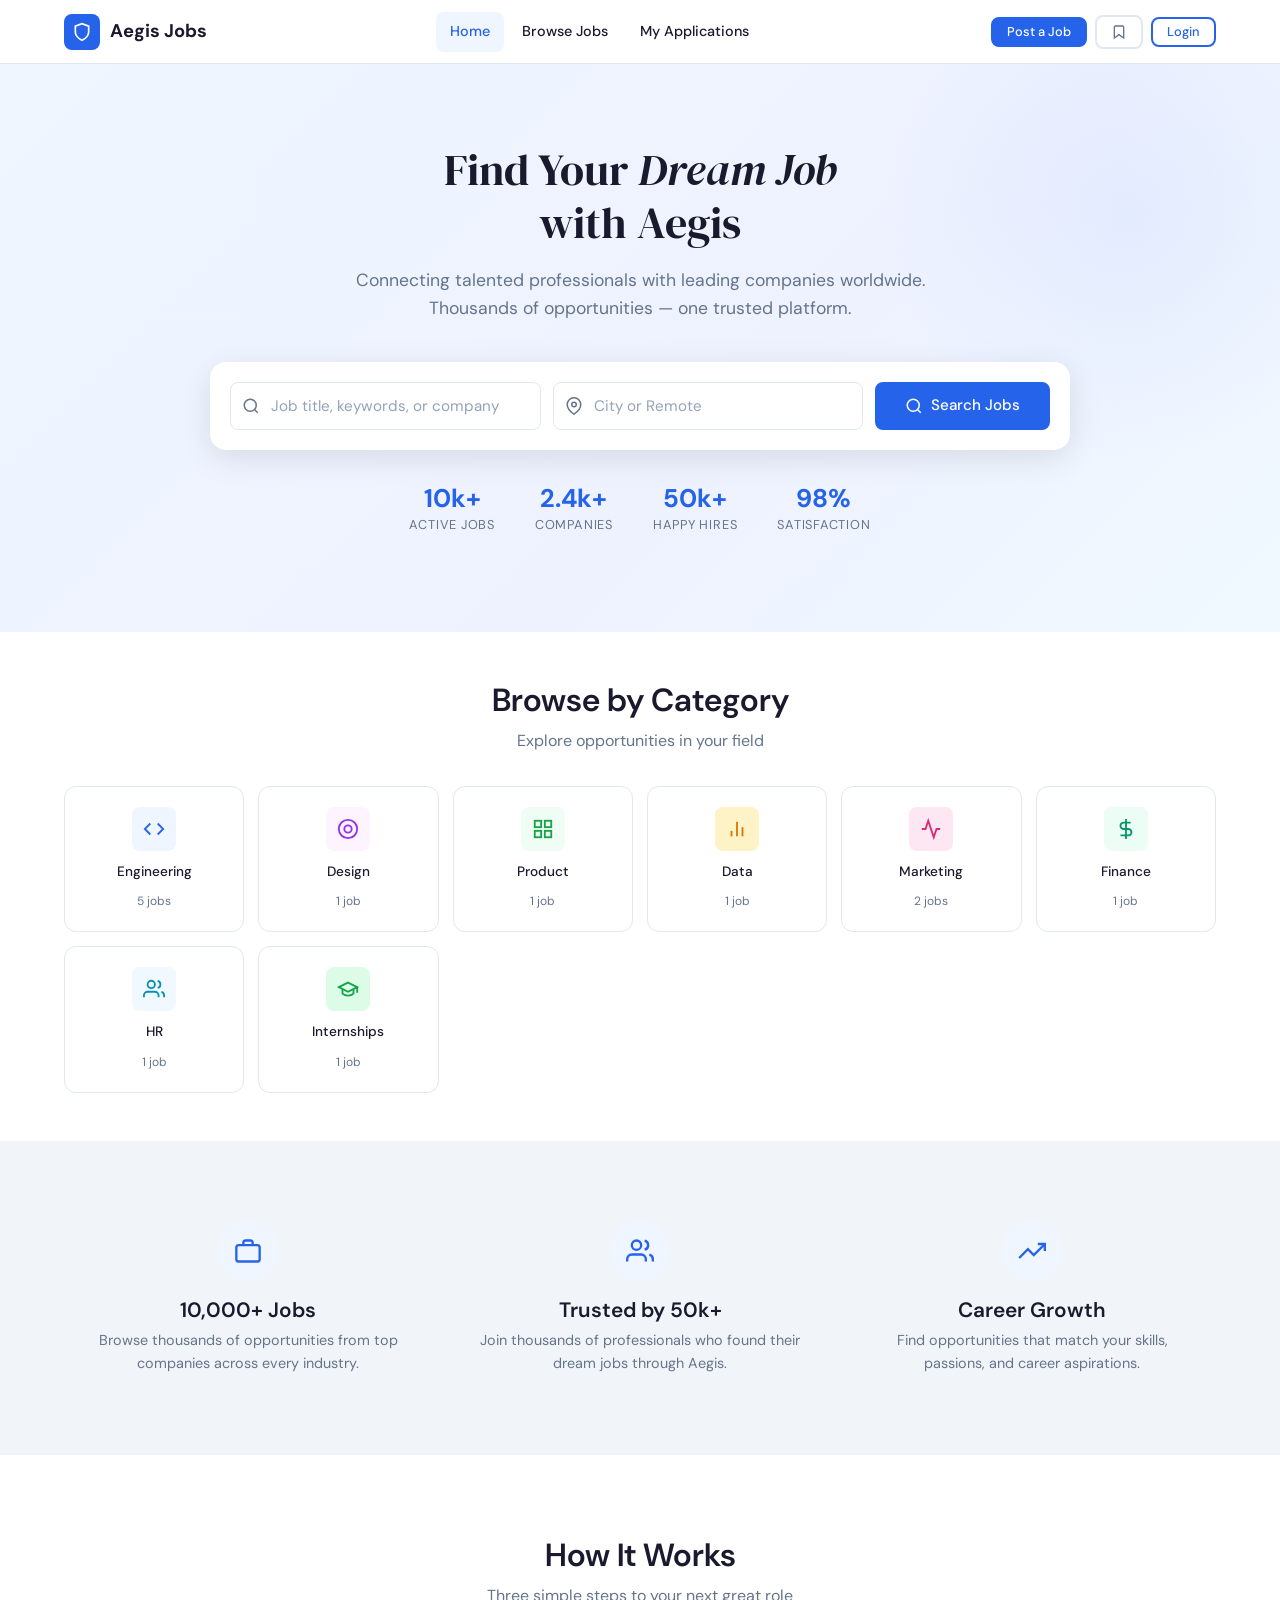
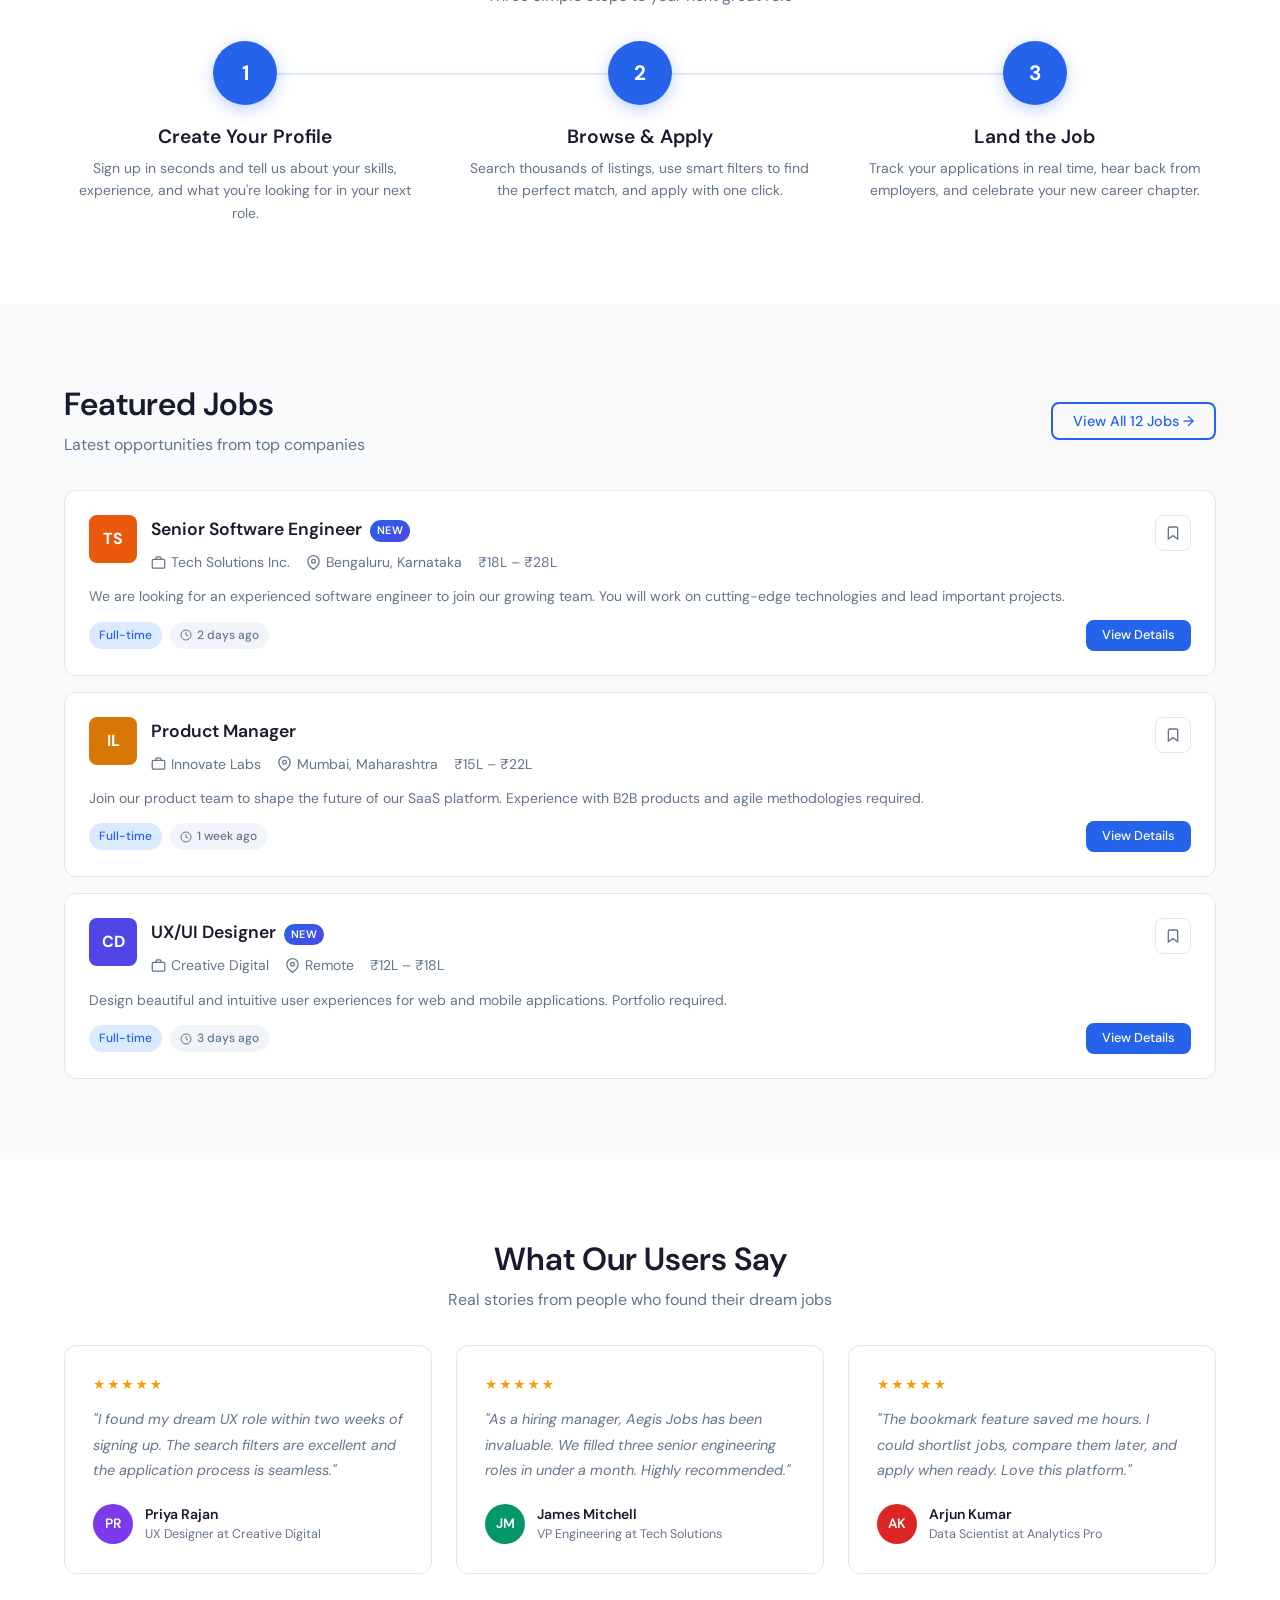
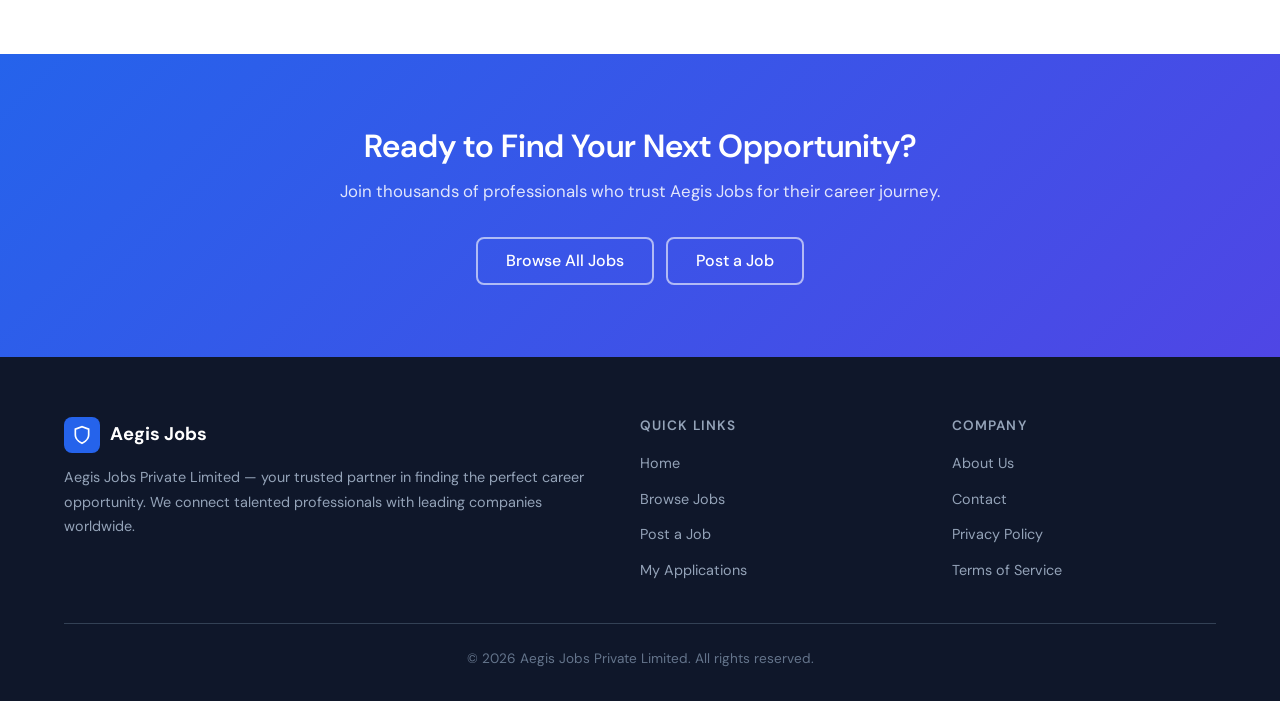
<file: aegis-portal/index.html>
<!DOCTYPE html>
<html lang="en">
<head>
  <meta charset="UTF-8" />
  <meta name="viewport" content="width=device-width, initial-scale=1.0" />
  <title>Aegis Jobs — Find Your Dream Job</title>
  <meta name="description" content="Aegis Jobs Private Limited — connecting talented professionals with leading companies worldwide." />
  <link rel="stylesheet" href="css/style.css" />
</head>
<body data-page="home">

  <div id="nav-root"></div>

  <main class="page-main">

    <!-- ===== HERO ===== -->
    <section class="hero">
      <div class="container">
        <div class="hero-text reveal">
          <h1 class="display-font">Find Your <em>Dream Job</em><br>with Aegis</h1>
          <p>Connecting talented professionals with leading companies worldwide.<br>Thousands of opportunities — one trusted platform.</p>
        </div>

        <!-- Search bar with live suggestions -->
        <form class="search-bar reveal reveal-delay-1" id="hero-search-form" novalidate>
          <div class="search-bar-inner">
            <div class="input-wrapper" style="position:relative;flex:1;min-width:220px;">
              <span class="input-icon">
                <svg xmlns="http://www.w3.org/2000/svg" width="18" height="18" viewBox="0 0 24 24" fill="none" stroke="currentColor" stroke-width="2"><circle cx="11" cy="11" r="8"/><line x1="21" y1="21" x2="16.65" y2="16.65"/></svg>
              </span>
              <input id="hero-query" class="form-control" type="text" placeholder="Job title, keywords, or company" autocomplete="off" />
              <div class="search-suggestions" id="hero-suggestions"></div>
            </div>
            <div class="input-wrapper" style="flex:1;min-width:180px;">
              <span class="input-icon">
                <svg xmlns="http://www.w3.org/2000/svg" width="18" height="18" viewBox="0 0 24 24" fill="none" stroke="currentColor" stroke-width="2"><path d="M21 10c0 7-9 13-9 13s-9-6-9-13a9 9 0 0 1 18 0z"/><circle cx="12" cy="10" r="3"/></svg>
              </span>
              <input id="hero-location" class="form-control" type="text" placeholder="City or Remote" />
            </div>
            <button type="submit" class="btn btn-primary">
              <svg xmlns="http://www.w3.org/2000/svg" width="18" height="18" viewBox="0 0 24 24" fill="none" stroke="currentColor" stroke-width="2"><circle cx="11" cy="11" r="8"/><line x1="21" y1="21" x2="16.65" y2="16.65"/></svg>
              Search Jobs
            </button>
          </div>
        </form>

        <!-- Stats ticker -->
        <div class="hero-stats reveal reveal-delay-2">
          <div class="hero-stat"><div class="hero-stat-num">10k+</div><div class="hero-stat-label">Active Jobs</div></div>
          <div class="hero-stat"><div class="hero-stat-num">2.4k+</div><div class="hero-stat-label">Companies</div></div>
          <div class="hero-stat"><div class="hero-stat-num">50k+</div><div class="hero-stat-label">Happy Hires</div></div>
          <div class="hero-stat"><div class="hero-stat-num">98%</div><div class="hero-stat-label">Satisfaction</div></div>
        </div>
      </div>
    </section>

    <!-- ===== BROWSE BY CATEGORY ===== -->
    <section class="section-sm" style="background:#fff;">
      <div class="container">
        <div class="text-center mb-8 reveal">
          <h2>Browse by Category</h2>
          <p style="margin-top:8px;">Explore opportunities in your field</p>
        </div>
        <div class="categories-grid">
          <a href="pages/jobs.html?q=engineer" class="category-pill reveal">
            <div class="cat-icon" style="background:#eff6ff"><svg xmlns="http://www.w3.org/2000/svg" width="22" height="22" viewBox="0 0 24 24" fill="none" stroke="#2563eb" stroke-width="2"><polyline points="16 18 22 12 16 6"/><polyline points="8 6 2 12 8 18"/></svg></div>
            <span class="cat-label">Engineering</span><span class="cat-count">5 jobs</span>
          </a>
          <a href="pages/jobs.html?q=design" class="category-pill reveal reveal-delay-1">
            <div class="cat-icon" style="background:#fdf4ff"><svg xmlns="http://www.w3.org/2000/svg" width="22" height="22" viewBox="0 0 24 24" fill="none" stroke="#9333ea" stroke-width="2"><circle cx="12" cy="12" r="10"/><circle cx="12" cy="12" r="4"/></svg></div>
            <span class="cat-label">Design</span><span class="cat-count">1 job</span>
          </a>
          <a href="pages/jobs.html?q=product" class="category-pill reveal reveal-delay-2">
            <div class="cat-icon" style="background:#f0fdf4"><svg xmlns="http://www.w3.org/2000/svg" width="22" height="22" viewBox="0 0 24 24" fill="none" stroke="#16a34a" stroke-width="2"><rect x="3" y="3" width="7" height="7"/><rect x="14" y="3" width="7" height="7"/><rect x="14" y="14" width="7" height="7"/><rect x="3" y="14" width="7" height="7"/></svg></div>
            <span class="cat-label">Product</span><span class="cat-count">1 job</span>
          </a>
          <a href="pages/jobs.html?q=data" class="category-pill reveal reveal-delay-3">
            <div class="cat-icon" style="background:#fef3c7"><svg xmlns="http://www.w3.org/2000/svg" width="22" height="22" viewBox="0 0 24 24" fill="none" stroke="#d97706" stroke-width="2"><line x1="18" y1="20" x2="18" y2="10"/><line x1="12" y1="20" x2="12" y2="4"/><line x1="6" y1="20" x2="6" y2="14"/></svg></div>
            <span class="cat-label">Data</span><span class="cat-count">1 job</span>
          </a>
          <a href="pages/jobs.html?q=marketing" class="category-pill reveal">
            <div class="cat-icon" style="background:#fce7f3"><svg xmlns="http://www.w3.org/2000/svg" width="22" height="22" viewBox="0 0 24 24" fill="none" stroke="#db2777" stroke-width="2"><path d="M22 12h-4l-3 9L9 3l-3 9H2"/></svg></div>
            <span class="cat-label">Marketing</span><span class="cat-count">2 jobs</span>
          </a>
          <a href="pages/jobs.html?q=finance" class="category-pill reveal reveal-delay-1">
            <div class="cat-icon" style="background:#ecfdf5"><svg xmlns="http://www.w3.org/2000/svg" width="22" height="22" viewBox="0 0 24 24" fill="none" stroke="#059669" stroke-width="2"><line x1="12" y1="1" x2="12" y2="23"/><path d="M17 5H9.5a3.5 3.5 0 0 0 0 7h5a3.5 3.5 0 0 1 0 7H6"/></svg></div>
            <span class="cat-label">Finance</span><span class="cat-count">1 job</span>
          </a>
          <a href="pages/jobs.html?q=hr" class="category-pill reveal reveal-delay-2">
            <div class="cat-icon" style="background:#f0f9ff"><svg xmlns="http://www.w3.org/2000/svg" width="22" height="22" viewBox="0 0 24 24" fill="none" stroke="#0891b2" stroke-width="2"><path d="M17 21v-2a4 4 0 0 0-4-4H5a4 4 0 0 0-4 4v2"/><circle cx="9" cy="7" r="4"/><path d="M23 21v-2a4 4 0 0 0-3-3.87"/><path d="M16 3.13a4 4 0 0 1 0 7.75"/></svg></div>
            <span class="cat-label">HR</span><span class="cat-count">1 job</span>
          </a>
          <a href="pages/jobs.html?q=intern" class="category-pill reveal reveal-delay-3">
            <div class="cat-icon" style="background:#dcfce7"><svg xmlns="http://www.w3.org/2000/svg" width="22" height="22" viewBox="0 0 24 24" fill="none" stroke="#16a34a" stroke-width="2"><path d="M22 10v6M2 10l10-5 10 5-10 5z"/><path d="M6 12v5c3 3 9 3 12 0v-5"/></svg></div>
            <span class="cat-label">Internships</span><span class="cat-count">1 job</span>
          </a>
        </div>
      </div>
    </section>

    <!-- ===== PLATFORM STATS ===== -->
    <section class="section-sm" style="background:var(--bg-muted2);">
      <div class="container">
        <div class="stats-grid">
          <div class="stat-card reveal">
            <div class="stat-icon">
              <svg xmlns="http://www.w3.org/2000/svg" viewBox="0 0 24 24" fill="none" stroke="currentColor" stroke-width="2"><rect x="2" y="7" width="20" height="14" rx="2"/><path d="M16 7V5a2 2 0 0 0-2-2h-4a2 2 0 0 0-2 2v2"/></svg>
            </div>
            <h3>10,000+ Jobs</h3>
            <p>Browse thousands of opportunities from top companies across every industry.</p>
          </div>
          <div class="stat-card reveal reveal-delay-1">
            <div class="stat-icon">
              <svg xmlns="http://www.w3.org/2000/svg" viewBox="0 0 24 24" fill="none" stroke="currentColor" stroke-width="2"><path d="M17 21v-2a4 4 0 0 0-4-4H5a4 4 0 0 0-4 4v2"/><circle cx="9" cy="7" r="4"/><path d="M23 21v-2a4 4 0 0 0-3-3.87"/><path d="M16 3.13a4 4 0 0 1 0 7.75"/></svg>
            </div>
            <h3>Trusted by 50k+</h3>
            <p>Join thousands of professionals who found their dream jobs through Aegis.</p>
          </div>
          <div class="stat-card reveal reveal-delay-2">
            <div class="stat-icon">
              <svg xmlns="http://www.w3.org/2000/svg" viewBox="0 0 24 24" fill="none" stroke="currentColor" stroke-width="2"><polyline points="23 6 13.5 15.5 8.5 10.5 1 18"/><polyline points="17 6 23 6 23 12"/></svg>
            </div>
            <h3>Career Growth</h3>
            <p>Find opportunities that match your skills, passions, and career aspirations.</p>
          </div>
        </div>
      </div>
    </section>

    <!-- ===== HOW IT WORKS ===== -->
    <section class="section" style="background:#fff;">
      <div class="container">
        <div class="text-center mb-8 reveal">
          <h2>How It Works</h2>
          <p style="margin-top:8px;">Three simple steps to your next great role</p>
        </div>
        <div class="steps-grid">
          <div class="step-card reveal">
            <div class="step-num">1</div>
            <h3>Create Your Profile</h3>
            <p>Sign up in seconds and tell us about your skills, experience, and what you're looking for in your next role.</p>
          </div>
          <div class="step-card reveal reveal-delay-1">
            <div class="step-num">2</div>
            <h3>Browse &amp; Apply</h3>
            <p>Search thousands of listings, use smart filters to find the perfect match, and apply with one click.</p>
          </div>
          <div class="step-card reveal reveal-delay-2">
            <div class="step-num">3</div>
            <h3>Land the Job</h3>
            <p>Track your applications in real time, hear back from employers, and celebrate your new career chapter.</p>
          </div>
        </div>
      </div>
    </section>

    <!-- ===== FEATURED JOBS ===== -->
    <section class="section" style="background:var(--bg-muted);">
      <div class="container">
        <div class="flex justify-between items-center mb-8 reveal" style="flex-wrap:wrap;gap:16px;">
          <div>
            <h2>Featured Jobs</h2>
            <p style="margin-top:8px;">Latest opportunities from top companies</p>
          </div>
          <a href="pages/jobs.html" class="btn btn-outline">View All 12 Jobs →</a>
        </div>
        <!-- Skeleton shown first, replaced by JS -->
        <div id="featured-jobs" style="display:flex;flex-direction:column;gap:16px;"></div>
      </div>
    </section>

    <!-- ===== TESTIMONIALS ===== -->
    <section class="section" style="background:#fff;">
      <div class="container">
        <div class="text-center mb-8 reveal">
          <h2>What Our Users Say</h2>
          <p style="margin-top:8px;">Real stories from people who found their dream jobs</p>
        </div>
        <div class="testimonials-grid">
          <div class="testimonial-card reveal">
            <div class="stars">★★★★★</div>
            <p class="testimonial-quote">"I found my dream UX role within two weeks of signing up. The search filters are excellent and the application process is seamless."</p>
            <div class="testimonial-author">
              <div class="author-avatar" style="background:#7c3aed">PR</div>
              <div><div class="author-name">Priya Rajan</div><div class="author-role">UX Designer at Creative Digital</div></div>
            </div>
          </div>
          <div class="testimonial-card reveal reveal-delay-1">
            <div class="stars">★★★★★</div>
            <p class="testimonial-quote">"As a hiring manager, Aegis Jobs has been invaluable. We filled three senior engineering roles in under a month. Highly recommended."</p>
            <div class="testimonial-author">
              <div class="author-avatar" style="background:#059669">JM</div>
              <div><div class="author-name">James Mitchell</div><div class="author-role">VP Engineering at Tech Solutions</div></div>
            </div>
          </div>
          <div class="testimonial-card reveal reveal-delay-2">
            <div class="stars">★★★★★</div>
            <p class="testimonial-quote">"The bookmark feature saved me hours. I could shortlist jobs, compare them later, and apply when ready. Love this platform."</p>
            <div class="testimonial-author">
              <div class="author-avatar" style="background:#dc2626">AK</div>
              <div><div class="author-name">Arjun Kumar</div><div class="author-role">Data Scientist at Analytics Pro</div></div>
            </div>
          </div>
        </div>
      </div>
    </section>

    <!-- ===== CTA ===== -->
    <section class="cta-section">
      <div class="container">
        <h2>Ready to Find Your Next Opportunity?</h2>
        <p>Join thousands of professionals who trust Aegis Jobs for their career journey.</p>
        <div class="cta-btns">
          <a href="pages/jobs.html" class="btn btn-outline-white btn-lg">Browse All Jobs</a>
          <a href="pages/post-job.html" class="btn btn-outline-white btn-lg">Post a Job</a>
        </div>
      </div>
    </section>

  </main>

  <div id="footer-root"></div>
  <div id="toast-container"></div>
  <script src="js/script.js"></script>
</body>
</html>
</file>
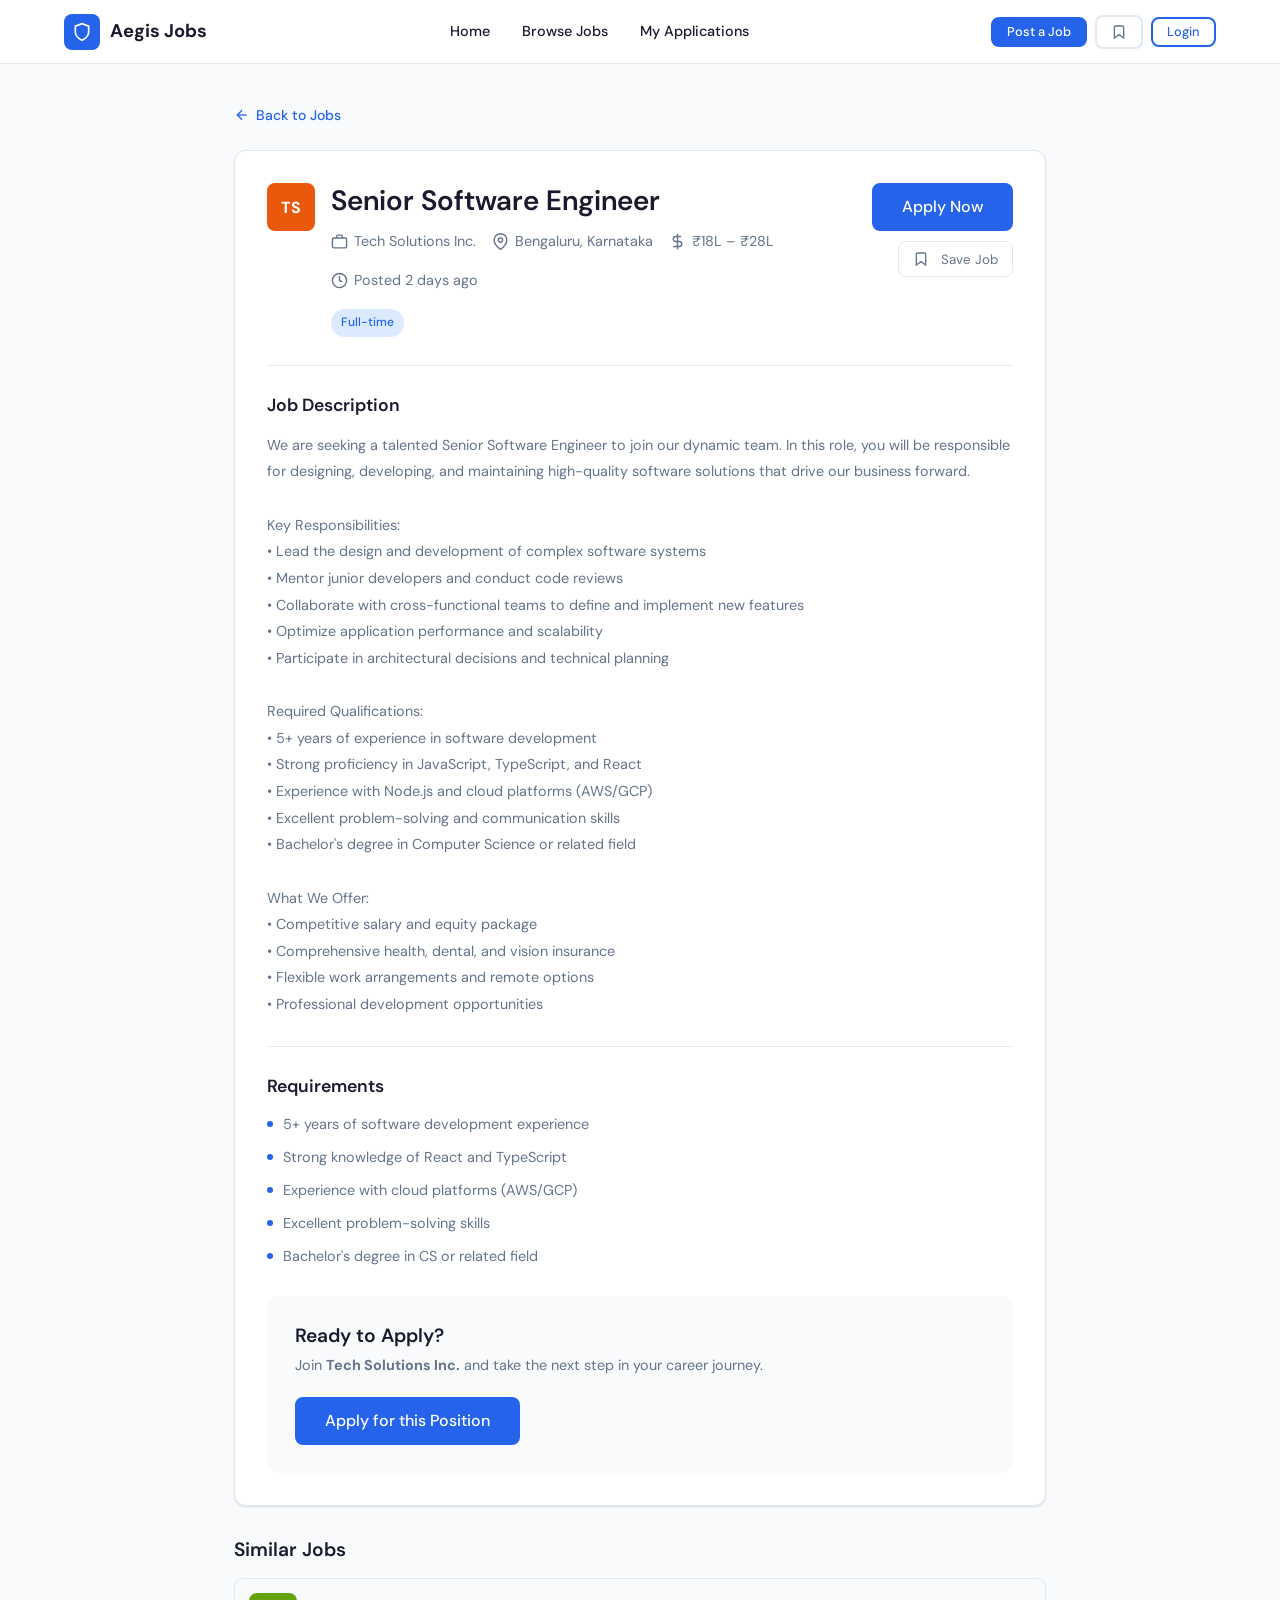
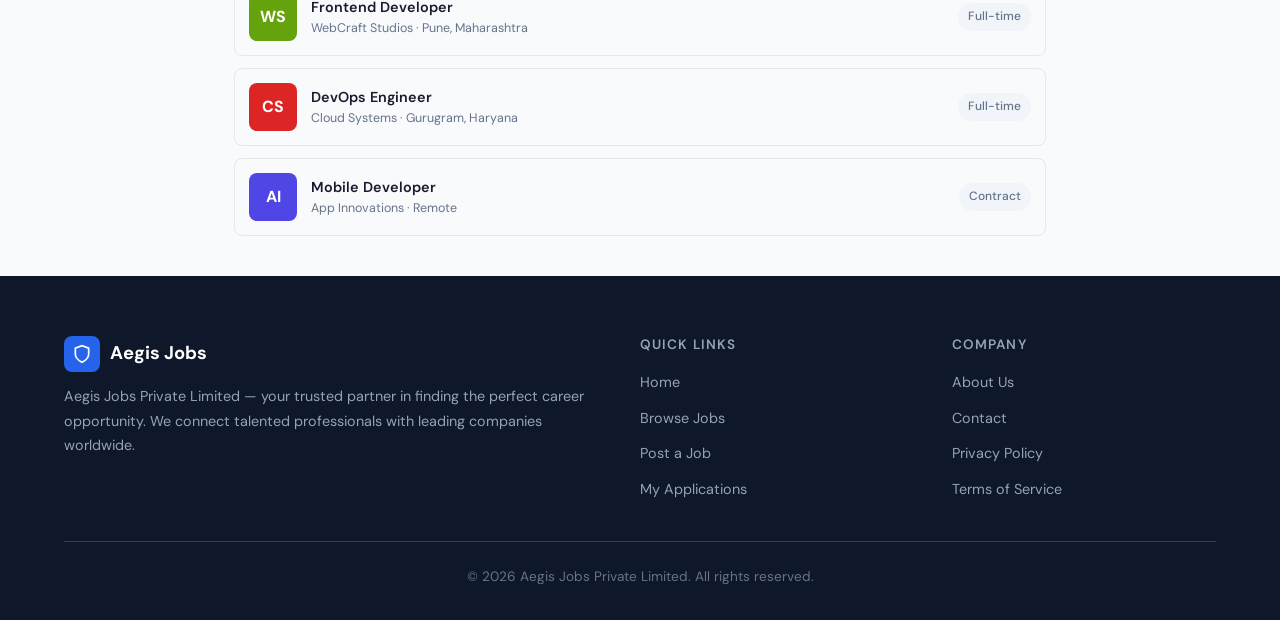
<file: aegis-portal/pages/job-detail.html>
<!DOCTYPE html>
<html lang="en">
<head>
  <meta charset="UTF-8" />
  <meta name="viewport" content="width=device-width, initial-scale=1.0" />
  <title>Job Details — Aegis Jobs</title>
  <link rel="stylesheet" href="../css/style.css" />
</head>
<body data-page="job-detail">

  <div id="nav-root"></div>

  <main class="page-main" style="background:var(--bg-muted);">
    <div class="job-detail-wrap">

      <!-- Back link -->
      <a href="jobs.html" class="back-link">
        <svg xmlns="http://www.w3.org/2000/svg" width="16" height="16" viewBox="0 0 24 24" fill="none" stroke="currentColor" stroke-width="2"><line x1="19" y1="12" x2="5" y2="12"/><polyline points="12 19 5 12 12 5"/></svg>
        Back to Jobs
      </a>

      <div class="card">
        <div class="card-body-lg">

          <!-- Header: avatar + info + buttons -->
          <div class="job-detail-header">
            <div style="display:flex;gap:16px;align-items:flex-start;flex:1;">
              <!-- Company avatar injected by JS -->
              <div id="job-company-avatar" style="flex-shrink:0;"></div>
              <div style="flex:1;">
                <h1 class="job-detail-title" id="job-title">Loading…</h1>
                <div class="job-detail-meta">
                  <span>
                    <svg xmlns="http://www.w3.org/2000/svg" width="17" height="17" viewBox="0 0 24 24" fill="none" stroke="currentColor" stroke-width="2"><rect x="2" y="7" width="20" height="14" rx="2"/><path d="M16 7V5a2 2 0 0 0-2-2h-4a2 2 0 0 0-2 2v2"/></svg>
                    <span id="job-company"></span>
                  </span>
                  <span>
                    <svg xmlns="http://www.w3.org/2000/svg" width="17" height="17" viewBox="0 0 24 24" fill="none" stroke="currentColor" stroke-width="2"><path d="M21 10c0 7-9 13-9 13s-9-6-9-13a9 9 0 0 1 18 0z"/><circle cx="12" cy="10" r="3"/></svg>
                    <span id="job-location"></span>
                  </span>
                  <span>
                    <svg xmlns="http://www.w3.org/2000/svg" width="17" height="17" viewBox="0 0 24 24" fill="none" stroke="currentColor" stroke-width="2"><line x1="12" y1="1" x2="12" y2="23"/><path d="M17 5H9.5a3.5 3.5 0 0 0 0 7h5a3.5 3.5 0 0 1 0 7H6"/></svg>
                    <span id="job-salary"></span>
                  </span>
                  <span>
                    <svg xmlns="http://www.w3.org/2000/svg" width="17" height="17" viewBox="0 0 24 24" fill="none" stroke="currentColor" stroke-width="2"><circle cx="12" cy="12" r="10"/><polyline points="12 6 12 12 16 14"/></svg>
                    <span id="job-posted"></span>
                  </span>
                </div>
                <span class="badge badge-primary" id="job-type"></span>
              </div>
            </div>

            <!-- Action buttons -->
            <div style="display:flex;flex-direction:column;gap:10px;align-items:flex-end;">
              <button class="btn btn-primary btn-lg apply-btn">Apply Now</button>
              <button class="bookmark-btn" id="detail-bookmark-btn" style="width:auto;padding:8px 14px;gap:6px;display:flex;align-items:center;">
                <!-- Injected by JS -->
              </button>
            </div>
          </div>

          <hr class="divider" />

          <!-- Full description -->
          <div class="job-detail-section">
            <h2>Job Description</h2>
            <p class="job-desc-text" id="job-full-desc"></p>
          </div>

          <hr class="divider" />

          <!-- Requirements -->
          <div class="job-detail-section">
            <h2>Requirements</h2>
            <ul class="req-list" id="job-requirements"></ul>
          </div>

          <!-- Apply CTA box -->
          <div class="apply-box">
            <h3>Ready to Apply?</h3>
            <p>Join <strong id="job-company-apply"></strong> and take the next step in your career journey.</p>
            <button class="btn btn-primary btn-lg apply-btn">Apply for this Position</button>
          </div>

        </div>
      </div>

      <!-- ===== SIMILAR JOBS ===== -->
      <div id="similar-section" style="margin-top:32px;">
        <h3 style="margin-bottom:16px;">Similar Jobs</h3>
        <div class="similar-jobs" id="similar-jobs">
          <!-- Populated by JS -->
        </div>
      </div>

    </div>
  </main>

  <div id="footer-root"></div>
  <div id="toast-container"></div>
  <script src="../js/script.js"></script>
</body>
</html>
</file>
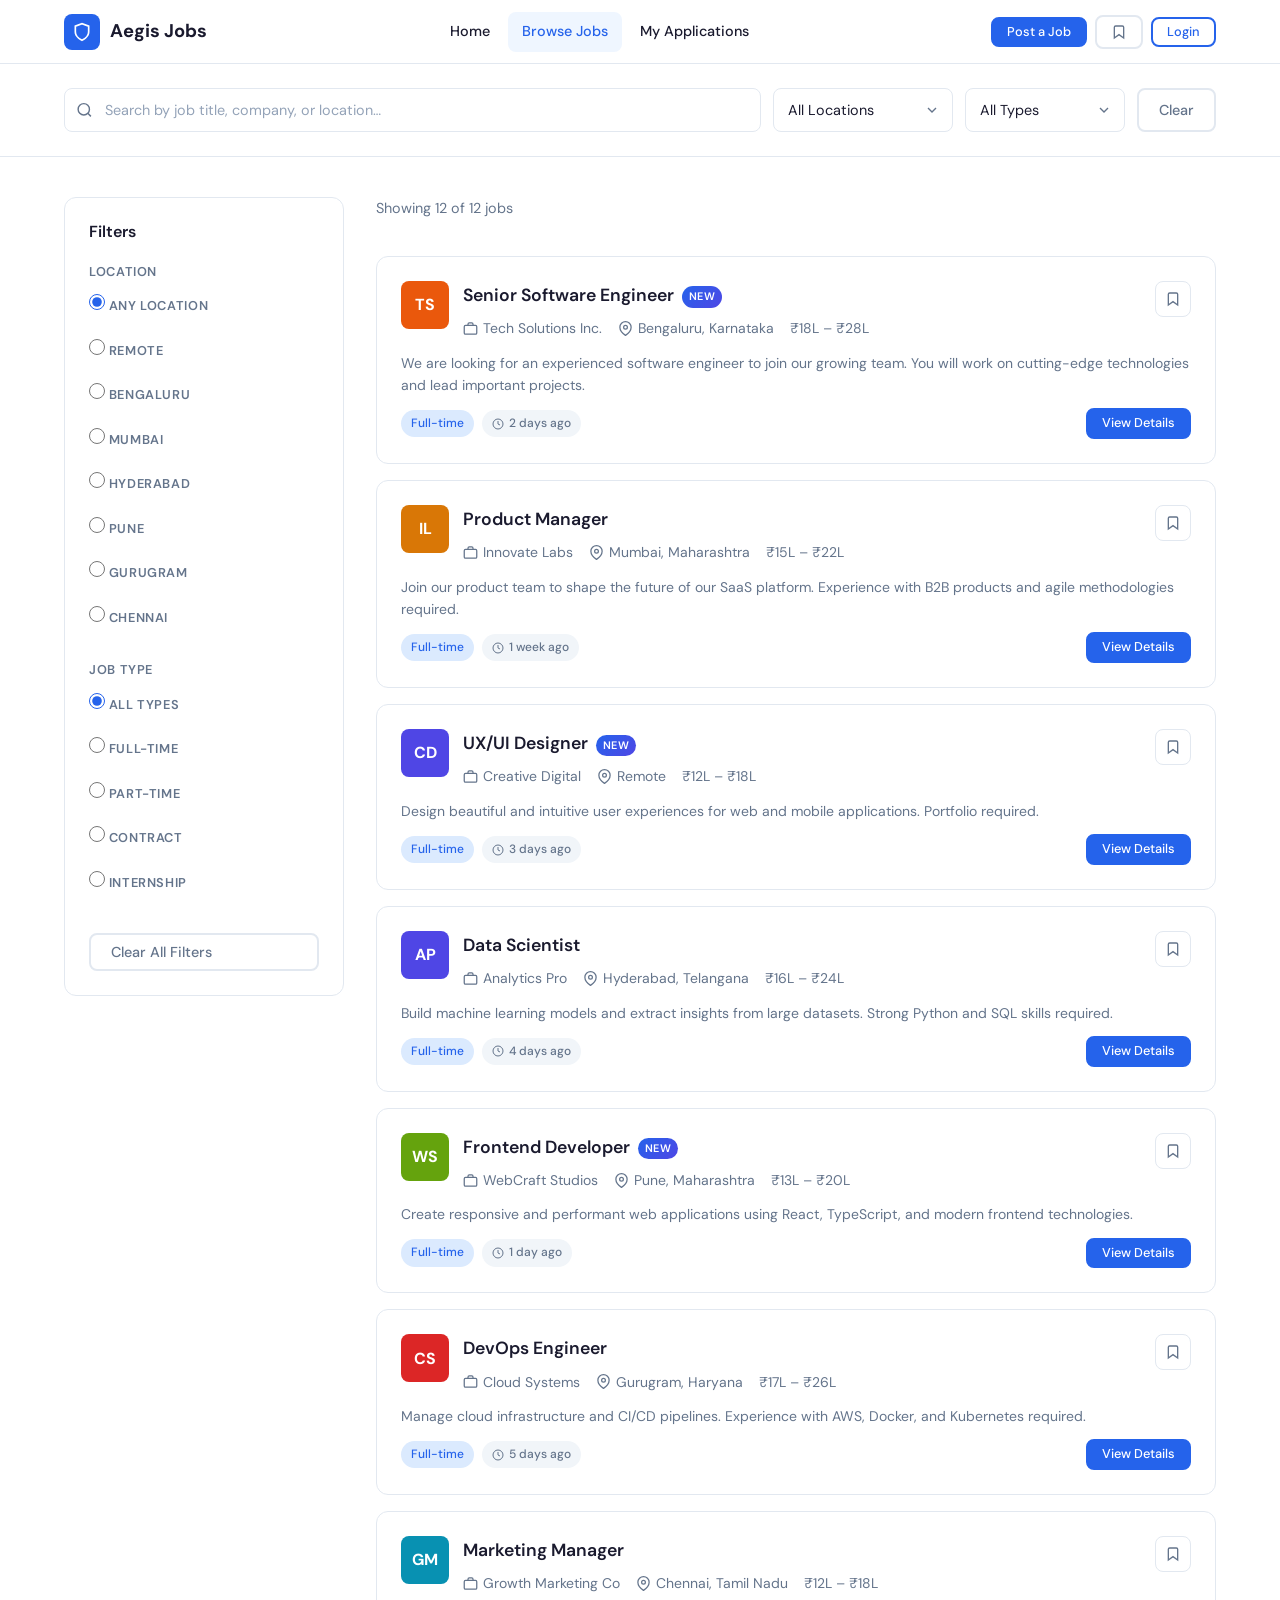
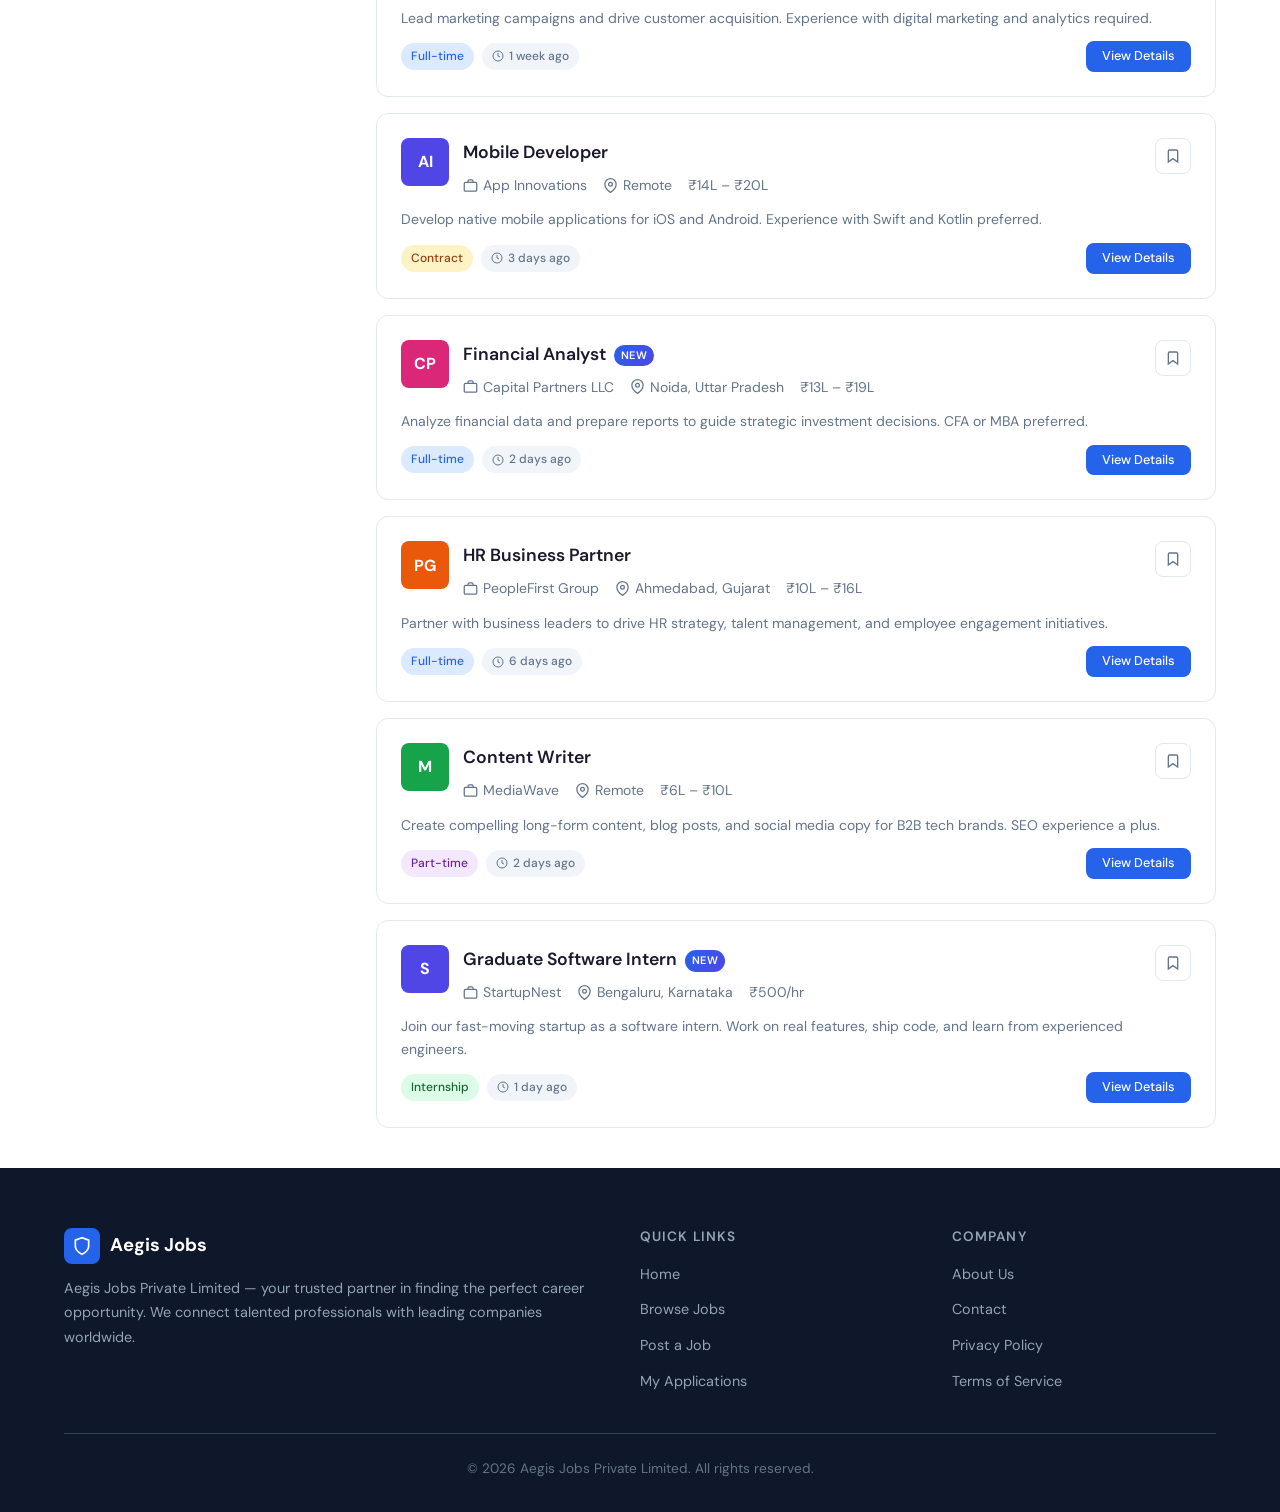
<file: aegis-portal/pages/jobs.html>
<!DOCTYPE html>
<html lang="en">
<head>
  <meta charset="UTF-8" />
  <meta name="viewport" content="width=device-width, initial-scale=1.0" />
  <title>Browse Jobs — Aegis Jobs</title>
  <link rel="stylesheet" href="../css/style.css" />
</head>
<body data-page="jobs">

  <div id="nav-root"></div>

  <main class="page-main">

    <!-- ===== SEARCH BAR ===== -->
    <div class="search-bar-flat">
      <div class="container">
        <div class="search-row">
          <div class="input-wrapper" style="flex:1;min-width:220px;">
            <span class="input-icon">
              <svg xmlns="http://www.w3.org/2000/svg" width="17" height="17" viewBox="0 0 24 24" fill="none" stroke="currentColor" stroke-width="2"><circle cx="11" cy="11" r="8"/><line x1="21" y1="21" x2="16.65" y2="16.65"/></svg>
            </span>
            <input id="jobs-search" class="form-control" type="text" placeholder="Search by job title, company, or location…" autocomplete="off" />
          </div>
          <select id="jobs-location" class="form-control form-select" style="width:180px;">
            <option value="all">All Locations</option>
            <option value="Remote">Remote</option>
            <option value="Bengaluru">Bengaluru</option>
            <option value="Mumbai">Mumbai</option>
            <option value="Hyderabad">Hyderabad</option>
            <option value="Pune">Pune</option>
            <option value="Gurugram">Gurugram</option>
            <option value="Chennai">Chennai</option>
          </select>
          <select id="jobs-type" class="form-control form-select" style="width:160px;">
            <option value="all">All Types</option>
            <option value="Full-time">Full-time</option>
            <option value="Part-time">Part-time</option>
            <option value="Contract">Contract</option>
            <option value="Internship">Internship</option>
          </select>
          <button id="clear-filters" class="btn btn-ghost">Clear</button>
        </div>
      </div>
    </div>

    <!-- ===== MAIN LAYOUT ===== -->
    <div class="container">
      <div class="jobs-layout">

        <!-- LEFT: Sidebar filters -->
        <aside class="filters-panel">
          <h3>Filters</h3>

          <div class="filter-group">
            <label>Location</label>
            <div class="filter-options">
              <label class="filter-option"><input type="radio" name="loc-panel" value="all" checked /> Any location</label>
              <label class="filter-option"><input type="radio" name="loc-panel" value="Remote" /> Remote</label>
              <label class="filter-option"><input type="radio" name="loc-panel" value="Bengaluru" /> Bengaluru</label>
              <label class="filter-option"><input type="radio" name="loc-panel" value="Mumbai" /> Mumbai</label>
              <label class="filter-option"><input type="radio" name="loc-panel" value="Hyderabad" /> Hyderabad</label>
              <label class="filter-option"><input type="radio" name="loc-panel" value="Pune" /> Pune</label>
              <label class="filter-option"><input type="radio" name="loc-panel" value="Gurugram" /> Gurugram</label>
              <label class="filter-option"><input type="radio" name="loc-panel" value="Chennai" /> Chennai</label>
            </div>
          </div>

          <div class="filter-group">
            <label>Job Type</label>
            <div class="filter-options">
              <label class="filter-option"><input type="radio" name="type-panel" value="all" checked /> All types</label>
              <label class="filter-option"><input type="radio" name="type-panel" value="Full-time" /> Full-time</label>
              <label class="filter-option"><input type="radio" name="type-panel" value="Part-time" /> Part-time</label>
              <label class="filter-option"><input type="radio" name="type-panel" value="Contract" /> Contract</label>
              <label class="filter-option"><input type="radio" name="type-panel" value="Internship" /> Internship</label>
            </div>
          </div>

          <button id="clear-filters-sidebar" class="btn btn-ghost w-full" style="margin-top:8px;">Clear All Filters</button>
        </aside>

        <!-- RIGHT: Results -->
        <div>
          <!-- Count + active filter chips -->
          <div style="margin-bottom:16px;">
            <p class="jobs-count" id="jobs-count"></p>
            <div class="active-filters" id="active-filters"></div>
          </div>

          <!-- Jobs list (skeleton then real) -->
          <div id="jobs-list" class="jobs-list"></div>
        </div>

      </div>
    </div>

  </main>

  <div id="footer-root"></div>
  <div id="toast-container"></div>
  <script src="../js/script.js">
  </script>
  <script>
    // Sidebar type-panel sync (supplement the main type select)
    document.addEventListener('change', function(e) {
      if (e.target.matches('[name="type-panel"]')) {
        var sel = document.getElementById('jobs-type');
        if (sel) { sel.value = e.target.value; sel.dispatchEvent(new Event('change')); }
      }
    });
    // Sidebar clear button
    document.addEventListener('click', function(e) {
      if (e.target.id === 'clear-filters-sidebar') {
        document.getElementById('clear-filters')?.click();
        document.querySelectorAll('[name="loc-panel"]').forEach(function(r) { r.checked = r.value === 'all'; });
        document.querySelectorAll('[name="type-panel"]').forEach(function(r) { r.checked = r.value === 'all'; });
      }
    });
  </script>
</body>
</html>
</file>
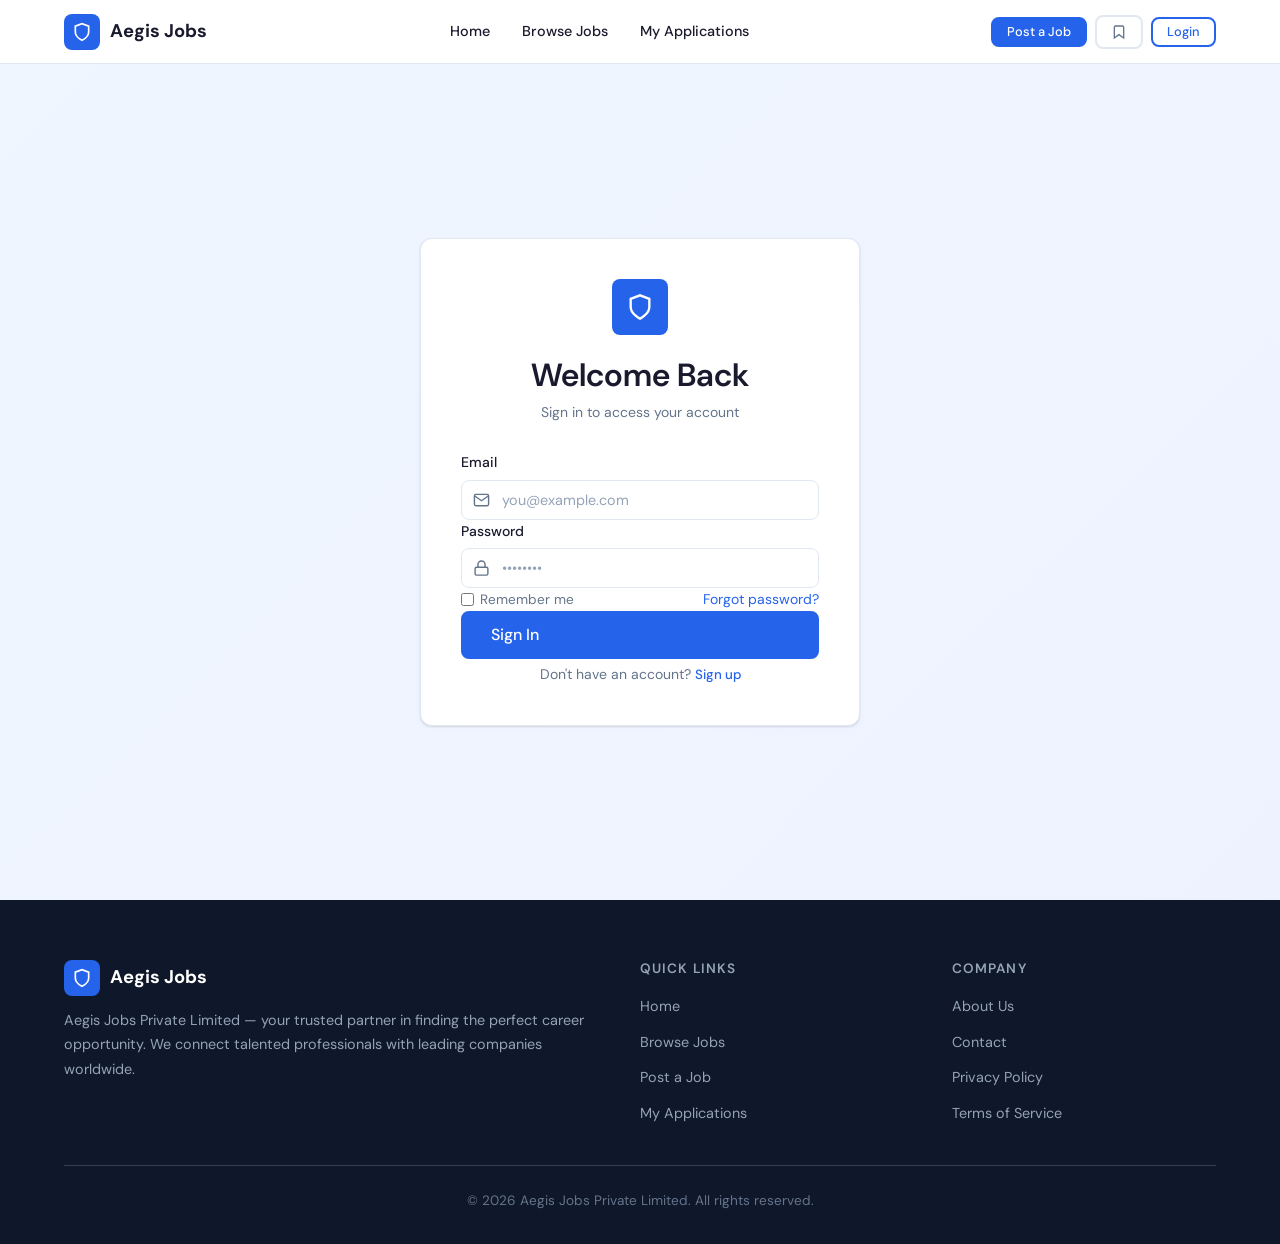
<file: aegis-portal/pages/login.html>
<!DOCTYPE html>
<html lang="en">
<head>
  <meta charset="UTF-8" />
  <meta name="viewport" content="width=device-width, initial-scale=1.0" />
  <title>Login — Aegis Jobs</title>
  <link rel="stylesheet" href="../css/style.css" />
</head>
<body data-page="login">

  <div id="nav-root"></div>

  <main class="page-main auth-page">

    <div class="auth-card card">
      <div class="card-body">

        <!-- Logo -->
        <div class="auth-logo">
          <svg xmlns="http://www.w3.org/2000/svg" width="28" height="28" viewBox="0 0 24 24" fill="none" stroke="currentColor" stroke-width="2"><path d="M12 22s8-4 8-10V5l-8-3-8 3v7c0 6 8 10 8 10z"/></svg>
        </div>

        <!-- Header (updated by JS on toggle) -->
        <div class="auth-header">
          <h2 id="auth-title">Welcome Back</h2>
          <p id="auth-subtitle">Sign in to access your account</p>
        </div>

        <!-- ===== LOGIN FORM ===== -->
        <form id="login-form" class="auth-form" novalidate id="login-section">
          <div id="login-section">

            <div class="form-group">
              <label class="form-label" for="login-email">Email</label>
              <div class="input-wrapper">
                <span class="input-icon">
                  <svg xmlns="http://www.w3.org/2000/svg" width="17" height="17" viewBox="0 0 24 24" fill="none" stroke="currentColor" stroke-width="2"><path d="M4 4h16c1.1 0 2 .9 2 2v12c0 1.1-.9 2-2 2H4c-1.1 0-2-.9-2-2V6c0-1.1.9-2 2-2z"/><polyline points="22,6 12,13 2,6"/></svg>
                </span>
                <input id="login-email" class="form-control" type="email" placeholder="you@example.com" autocomplete="email" />
              </div>
              <span class="form-error" id="login-email-error"></span>
            </div>

            <div class="form-group">
              <label class="form-label" for="login-password">Password</label>
              <div class="input-wrapper">
                <span class="input-icon">
                  <svg xmlns="http://www.w3.org/2000/svg" width="17" height="17" viewBox="0 0 24 24" fill="none" stroke="currentColor" stroke-width="2"><rect x="3" y="11" width="18" height="11" rx="2" ry="2"/><path d="M7 11V7a5 5 0 0 1 10 0v4"/></svg>
                </span>
                <input id="login-password" class="form-control" type="password" placeholder="••••••••" autocomplete="current-password" />
              </div>
              <span class="form-error" id="login-password-error"></span>
            </div>

            <div class="auth-remember">
              <label class="remember-label">
                <input type="checkbox" /> Remember me
              </label>
              <a href="#" class="forgot-link text-sm">Forgot password?</a>
            </div>

            <button type="submit" class="btn btn-primary w-full btn-lg">Sign In</button>

            <p class="auth-toggle">
              Don't have an account?
              <button type="button" class="to-register">Sign up</button>
            </p>

          </div>
        </form>

        <!-- ===== REGISTER FORM ===== -->
        <form id="register-form" class="auth-form" novalidate style="display:none;">
          <div id="register-section" style="display:flex;flex-direction:column;gap:18px;">

            <div class="form-group">
              <label class="form-label" for="reg-name">Full Name <span class="required">*</span></label>
              <input id="reg-name" class="form-control" type="text" placeholder="John Doe" autocomplete="name" />
              <span class="form-error" id="reg-name-error"></span>
            </div>

            <div class="form-group">
              <label class="form-label" for="reg-email">Email <span class="required">*</span></label>
              <div class="input-wrapper">
                <span class="input-icon">
                  <svg xmlns="http://www.w3.org/2000/svg" width="17" height="17" viewBox="0 0 24 24" fill="none" stroke="currentColor" stroke-width="2"><path d="M4 4h16c1.1 0 2 .9 2 2v12c0 1.1-.9 2-2 2H4c-1.1 0-2-.9-2-2V6c0-1.1.9-2 2-2z"/><polyline points="22,6 12,13 2,6"/></svg>
                </span>
                <input id="reg-email" class="form-control" type="email" placeholder="you@example.com" autocomplete="email" />
              </div>
              <span class="form-error" id="reg-email-error"></span>
            </div>

            <div class="form-group">
              <label class="form-label" for="reg-password">Password <span class="required">*</span></label>
              <div class="input-wrapper">
                <span class="input-icon">
                  <svg xmlns="http://www.w3.org/2000/svg" width="17" height="17" viewBox="0 0 24 24" fill="none" stroke="currentColor" stroke-width="2"><rect x="3" y="11" width="18" height="11" rx="2" ry="2"/><path d="M7 11V7a5 5 0 0 1 10 0v4"/></svg>
                </span>
                <input id="reg-password" class="form-control" type="password" placeholder="At least 6 characters" autocomplete="new-password" />
              </div>
              <span class="form-error" id="reg-password-error"></span>
            </div>

            <div class="form-group">
              <label class="form-label" for="reg-confirm">Confirm Password <span class="required">*</span></label>
              <div class="input-wrapper">
                <span class="input-icon">
                  <svg xmlns="http://www.w3.org/2000/svg" width="17" height="17" viewBox="0 0 24 24" fill="none" stroke="currentColor" stroke-width="2"><rect x="3" y="11" width="18" height="11" rx="2" ry="2"/><path d="M7 11V7a5 5 0 0 1 10 0v4"/></svg>
                </span>
                <input id="reg-confirm" class="form-control" type="password" placeholder="Repeat password" autocomplete="new-password" />
              </div>
              <span class="form-error" id="reg-confirm-error"></span>
            </div>

            <button type="submit" class="btn btn-primary w-full btn-lg">Create Account</button>

            <p class="auth-toggle">
              Already have an account?
              <button type="button" class="to-login">Sign in</button>
            </p>

          </div>
        </form>

      </div>
    </div>

  </main>

  <div id="footer-root"></div>
  <div id="toast-container"></div>
  <script src="../js/script.js"></script>
</body>
</html>
</file>
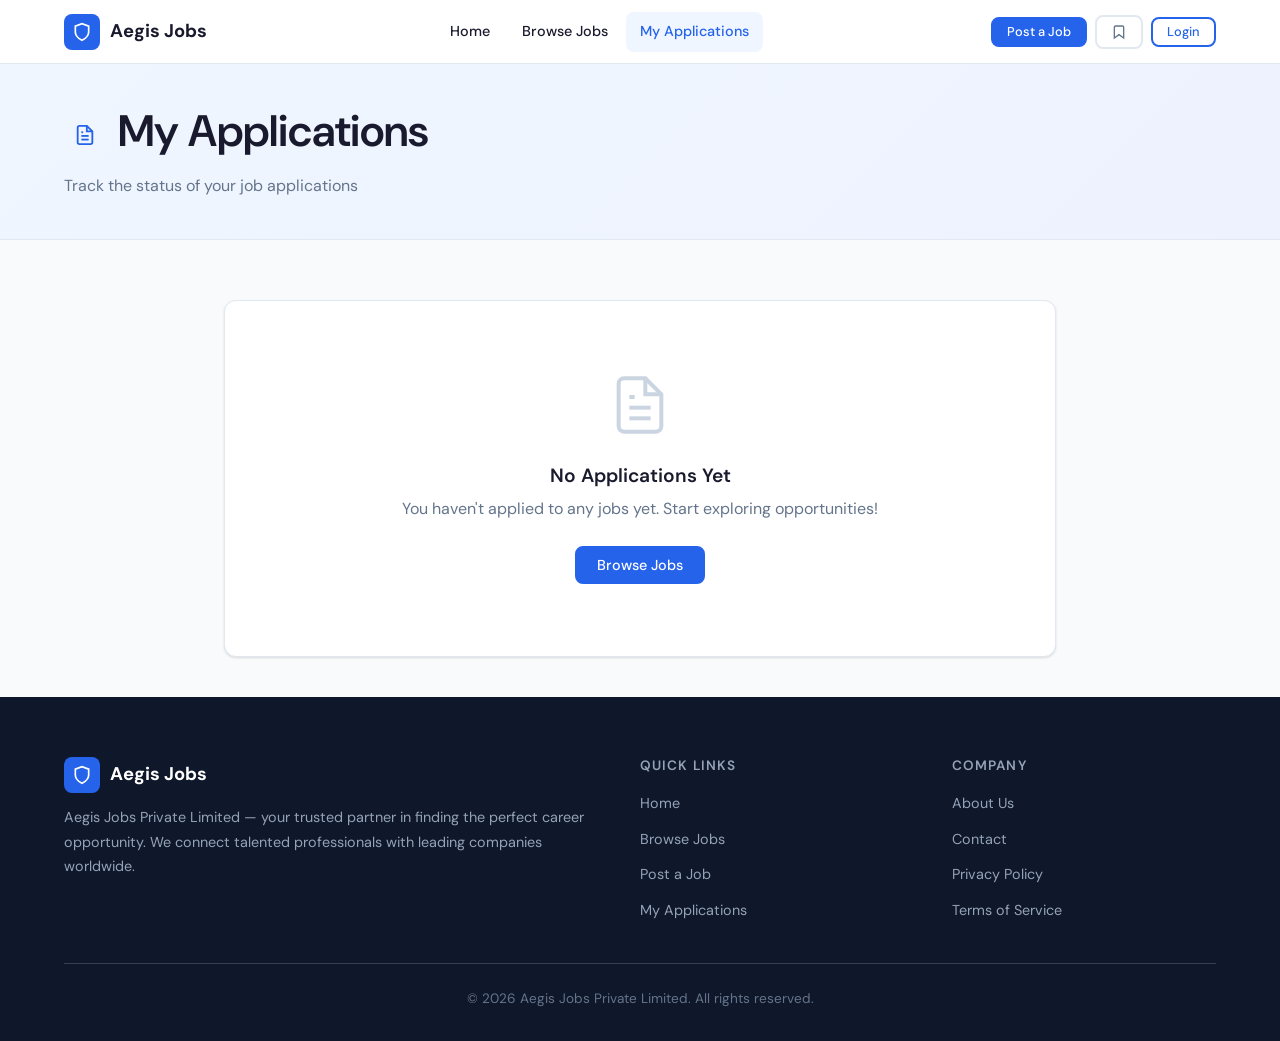
<file: aegis-portal/pages/my-applications.html>
<!DOCTYPE html>
<html lang="en">
<head>
  <meta charset="UTF-8" />
  <meta name="viewport" content="width=device-width, initial-scale=1.0" />
  <title>My Applications — Aegis Jobs</title>
  <link rel="stylesheet" href="../css/style.css" />
</head>
<body data-page="applications">

  <div id="nav-root"></div>

  <main class="page-main" style="background: var(--bg-muted);">

    <!-- Page header -->
    <div class="page-banner">
      <div class="container">
        <div class="flex items-center gap-3 mb-2">
          <div style="background: var(--primary-light); border-radius: var(--radius); padding: 10px; display:flex;">
            <svg xmlns="http://www.w3.org/2000/svg" width="22" height="22" viewBox="0 0 24 24" fill="none" stroke="var(--primary)" stroke-width="2"><path d="M14 2H6a2 2 0 0 0-2 2v16a2 2 0 0 0 2 2h12a2 2 0 0 0 2-2V8z"/><polyline points="14 2 14 8 20 8"/><line x1="16" y1="13" x2="8" y2="13"/><line x1="16" y1="17" x2="8" y2="17"/><polyline points="10 9 9 9 8 9"/></svg>
          </div>
          <h1>My Applications</h1>
        </div>
        <p>Track the status of your job applications</p>
      </div>
    </div>

    <div class="applications-wrap">

      <!-- Count (shown when there are applications) -->
      <p class="jobs-count" id="applications-count" style="margin-bottom:20px;"></p>

      <!-- Empty state -->
      <div id="applications-empty" style="display:none;">
        <div class="card">
          <div class="card-body empty-state">
            <svg xmlns="http://www.w3.org/2000/svg" viewBox="0 0 24 24" fill="none" stroke="currentColor" stroke-width="1.5"><path d="M14 2H6a2 2 0 0 0-2 2v16a2 2 0 0 0 2 2h12a2 2 0 0 0 2-2V8z"/><polyline points="14 2 14 8 20 8"/><line x1="16" y1="13" x2="8" y2="13"/><line x1="16" y1="17" x2="8" y2="17"/><polyline points="10 9 9 9 8 9"/></svg>
            <h3>No Applications Yet</h3>
            <p>You haven't applied to any jobs yet. Start exploring opportunities!</p>
            <a href="jobs.html" class="btn btn-primary">Browse Jobs</a>
          </div>
        </div>
      </div>

      <!-- Applications list (populated by JS) -->
      <div id="applications-list"></div>

    </div>
  </main>

  <div id="footer-root"></div>
  <div id="toast-container"></div>
  <script src="../js/script.js"></script>
</body>
</html>
</file>
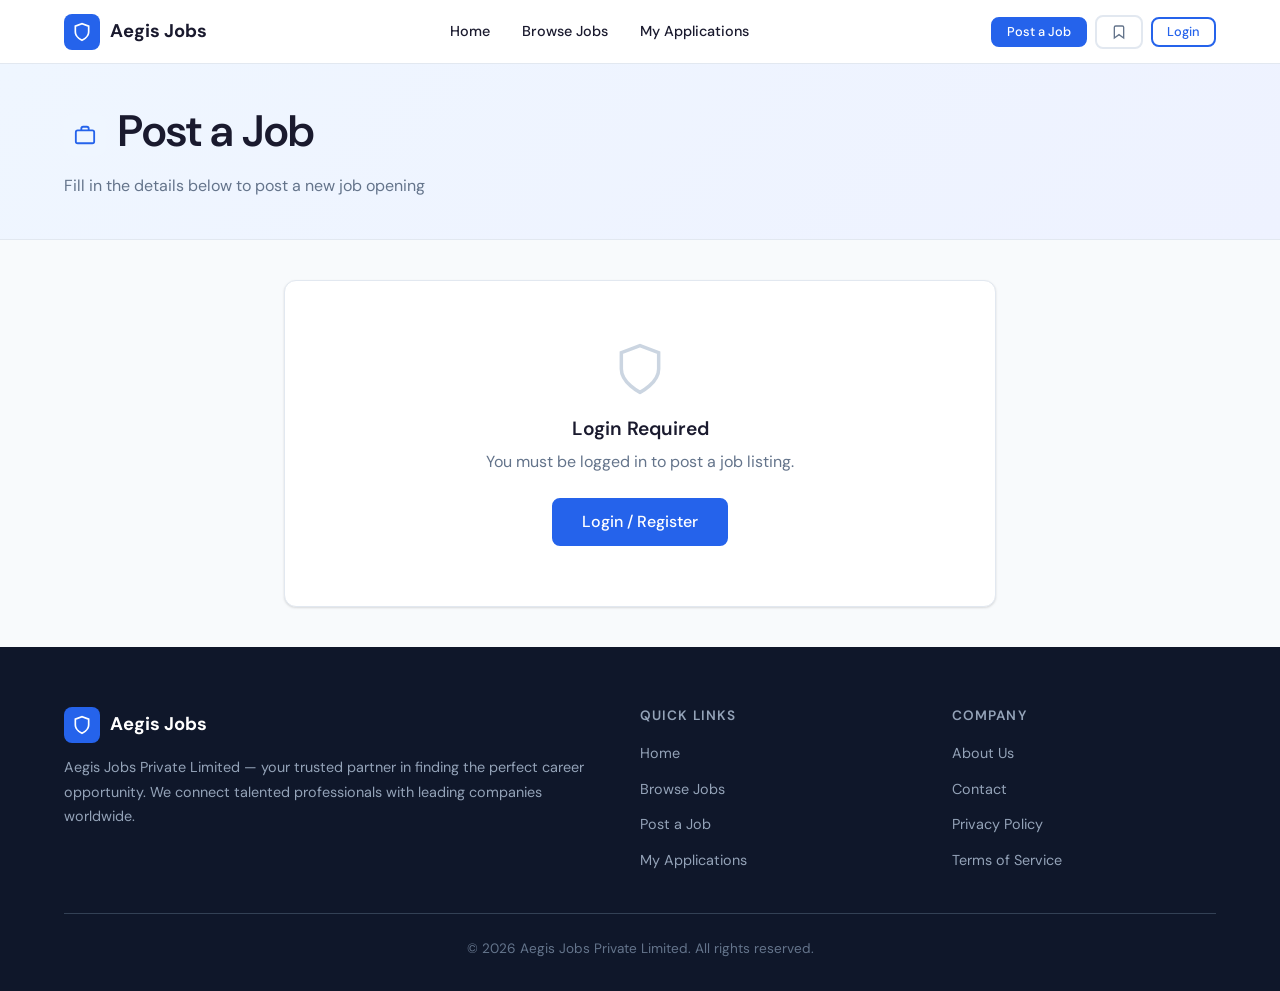
<file: aegis-portal/pages/post-job.html>
<!DOCTYPE html>
<html lang="en">
<head>
  <meta charset="UTF-8" />
  <meta name="viewport" content="width=device-width, initial-scale=1.0" />
  <title>Post a Job — Aegis Jobs</title>
  <link rel="stylesheet" href="../css/style.css" />
</head>
<body data-page="post-job">

  <div id="nav-root"></div>

  <main class="page-main" style="background: var(--bg-muted);">

    <!-- Page header -->
    <div class="page-banner">
      <div class="container">
        <div class="flex items-center gap-3 mb-2">
          <div style="background: var(--primary-light); border-radius: var(--radius); padding: 10px; display:flex;">
            <svg xmlns="http://www.w3.org/2000/svg" width="22" height="22" viewBox="0 0 24 24" fill="none" stroke="var(--primary)" stroke-width="2"><rect x="2" y="7" width="20" height="14" rx="2"/><path d="M16 7V5a2 2 0 0 0-2-2h-4a2 2 0 0 0-2 2v2"/></svg>
          </div>
          <h1>Post a Job</h1>
        </div>
        <p>Fill in the details below to post a new job opening</p>
      </div>
    </div>

    <div class="post-job-wrap">

      <!-- Auth gate — shown if user is not logged in -->
      <div id="post-job-auth-gate" style="display:none;">
        <div class="card">
          <div class="card-body" style="text-align:center;padding:60px 32px;">
            <svg xmlns="http://www.w3.org/2000/svg" width="56" height="56" viewBox="0 0 24 24" fill="none" stroke="var(--slate-300)" stroke-width="1.5" style="margin:0 auto 20px;display:block;"><path d="M12 22s8-4 8-10V5l-8-3-8 3v7c0 6 8 10 8 10z"/></svg>
            <h3 style="margin-bottom:8px;">Login Required</h3>
            <p style="margin-bottom:24px;">You must be logged in to post a job listing.</p>
            <a href="login.html" class="btn btn-primary btn-lg">Login / Register</a>
          </div>
        </div>
      </div>

      <!-- Actual form — shown if logged in -->
      <div id="post-job-form-section">
        <div class="card post-job-card">
          <div class="card-body">
            <h3 style="margin-bottom:24px;">Job Details</h3>

            <form id="post-job-form" novalidate style="display:flex;flex-direction:column;gap:20px;">

              <!-- Job Title -->
              <div class="form-group">
                <label class="form-label" for="pj-title">Job Title <span class="required">*</span></label>
                <input id="pj-title" class="form-control" type="text" placeholder="e.g. Senior Software Engineer" />
                <span class="form-error" id="pj-title-error"></span>
              </div>

              <!-- Company -->
              <div class="form-group">
                <label class="form-label" for="pj-company">Company Name <span class="required">*</span></label>
                <input id="pj-company" class="form-control" type="text" placeholder="e.g. Tech Solutions Inc." />
                <span class="form-error" id="pj-company-error"></span>
              </div>

              <!-- Location + Salary -->
              <div class="form-2col">
                <div class="form-group">
                  <label class="form-label" for="pj-location">Location <span class="required">*</span></label>
                  <input id="pj-location" class="form-control" type="text" placeholder="e.g. San Francisco, CA or Remote" />
                  <span class="form-error" id="pj-location-error"></span>
                </div>
                <div class="form-group">
                  <label class="form-label" for="pj-salary">Salary Range <span class="text-muted text-sm">(optional)</span></label>
                  <input id="pj-salary" class="form-control" type="text" placeholder="e.g. $100k – $150k" />
                </div>
              </div>

              <!-- Job Type -->
              <div class="form-group">
                <label class="form-label" for="pj-type">Job Type <span class="required">*</span></label>
                <select id="pj-type" class="form-control form-select">
                  <option value="Full-time">Full-time</option>
                  <option value="Part-time">Part-time</option>
                  <option value="Contract">Contract</option>
                  <option value="Internship">Internship</option>
                </select>
              </div>

              <!-- Description -->
              <div class="form-group">
                <label class="form-label" for="pj-description">Job Description <span class="required">*</span></label>
                <textarea id="pj-description" class="form-control" rows="10"
                  placeholder="Provide a detailed description of the role, key responsibilities, required qualifications, and benefits…"></textarea>
                <span class="form-hint">Include key responsibilities, qualifications, and company perks.</span>
                <span class="form-error" id="pj-desc-error"></span>
              </div>

              <!-- Actions -->
              <div class="post-job-actions">
                <button type="submit" class="btn btn-primary btn-lg">Publish Job</button>
                <a href="jobs.html" class="btn btn-ghost btn-lg">Cancel</a>
              </div>

            </form>
          </div>
        </div>
      </div>

    </div>
  </main>

  <div id="footer-root"></div>
  <div id="toast-container"></div>
  <script src="../js/script.js"></script>
</body>
</html>
</file>
<file: aegis-portal/css/style.css>
/* ============================================================
   AEGIS JOB PORTAL — Main Stylesheet
   Design System: Clean corporate blue with modern typography
   ============================================================ */

/* ---------- Google Fonts ---------- */
@import url('https://fonts.googleapis.com/css2?family=DM+Sans:ital,opsz,wght@0,9..40,300;0,9..40,400;0,9..40,500;0,9..40,600;0,9..40,700;1,9..40,400&family=DM+Serif+Display:ital@0;1&display=swap');

/* ---------- CSS Variables (Design Tokens) ---------- */
:root {
  --primary:          #2563eb;
  --primary-dark:     #1d4ed8;
  --primary-light:    #eff6ff;
  --primary-muted:    #dbeafe;

  --foreground:       #1a1a2e;
  --muted-fg:         #64748b;
  --border:           #e2e8f0;
  --input-bg:         #ffffff;

  --bg:               #ffffff;
  --bg-muted:         #f8fafc;
  --bg-muted2:        #f1f5f9;

  --success:          #10b981;
  --success-light:    #d1fae5;
  --warning:          #f59e0b;
  --warning-light:    #fef3c7;
  --danger:           #ef4444;
  --danger-light:     #fee2e2;

  --slate-900:        #0f172a;
  --slate-800:        #1e293b;
  --slate-700:        #334155;
  --slate-400:        #94a3b8;
  --slate-300:        #cbd5e1;

  --radius-sm:        4px;
  --radius:           8px;
  --radius-lg:        12px;
  --radius-xl:        16px;
  --radius-full:      9999px;

  --shadow-sm:        0 1px 3px rgba(0,0,0,.08), 0 1px 2px rgba(0,0,0,.06);
  --shadow:           0 4px 12px rgba(0,0,0,.08), 0 2px 4px rgba(0,0,0,.06);
  --shadow-lg:        0 10px 30px rgba(0,0,0,.10), 0 4px 8px rgba(0,0,0,.06);

  --nav-height:       64px;
  --max-w:            1200px;
  --section-pad:      80px;
}

/* ---------- Reset & Base ---------- */
*, *::before, *::after { box-sizing: border-box; margin: 0; padding: 0; }

html { font-size: 16px; scroll-behavior: smooth; }

body {
  font-family: 'DM Sans', system-ui, sans-serif;
  color: var(--foreground);
  background: var(--bg);
  line-height: 1.6;
  min-height: 100vh;
  display: flex;
  flex-direction: column;
}

img { display: block; max-width: 100%; }
a { text-decoration: none; color: inherit; }
ul, ol { list-style: none; }
button { cursor: pointer; font-family: inherit; }
input, textarea, select { font-family: inherit; }

/* Scrollbar */
::-webkit-scrollbar { width: 6px; }
::-webkit-scrollbar-track { background: var(--bg-muted); }
::-webkit-scrollbar-thumb { background: var(--slate-300); border-radius: 3px; }

/* ---------- Typography ---------- */
h1, h2, h3, h4 {
  line-height: 1.25;
  font-weight: 600;
  color: var(--foreground);
}

h1 { font-size: clamp(2rem, 4vw, 2.75rem); }
h2 { font-size: clamp(1.5rem, 3vw, 2rem); }
h3 { font-size: 1.2rem; }
h4 { font-size: 1rem; }

p { color: var(--muted-fg); }

.display-font { font-family: 'DM Serif Display', serif; }

/* ---------- Layout Utilities ---------- */
.container {
  max-width: var(--max-w);
  margin: 0 auto;
  padding: 0 24px;
}

.page-main { flex: 1; }

.flex { display: flex; }
.flex-col { flex-direction: column; }
.items-center { align-items: center; }
.items-start { align-items: flex-start; }
.justify-between { justify-content: space-between; }
.justify-center { justify-content: center; }
.gap-2 { gap: 8px; }
.gap-3 { gap: 12px; }
.gap-4 { gap: 16px; }
.gap-6 { gap: 24px; }
.gap-8 { gap: 32px; }
.flex-1 { flex: 1; }
.flex-wrap { flex-wrap: wrap; }
.grid { display: grid; }

/* ---------- Buttons ---------- */
.btn {
  display: inline-flex;
  align-items: center;
  gap: 8px;
  padding: 10px 20px;
  border-radius: var(--radius);
  font-size: 0.9rem;
  font-weight: 500;
  line-height: 1;
  border: 2px solid transparent;
  transition: all 0.18s ease;
  white-space: nowrap;
}

.btn-primary {
  background: var(--primary);
  color: #fff;
  border-color: var(--primary);
}
.btn-primary:hover {
  background: var(--primary-dark);
  border-color: var(--primary-dark);
  transform: translateY(-1px);
  box-shadow: 0 4px 12px rgba(37,99,235,.35);
}

.btn-outline {
  background: transparent;
  color: var(--primary);
  border-color: var(--primary);
}
.btn-outline:hover {
  background: var(--primary-light);
  transform: translateY(-1px);
}

.btn-outline-white {
  background: transparent;
  color: #fff;
  border-color: rgba(255,255,255,.6);
}
.btn-outline-white:hover {
  background: rgba(255,255,255,.15);
  border-color: #fff;
}

.btn-ghost {
  background: transparent;
  color: var(--muted-fg);
  border-color: var(--border);
}
.btn-ghost:hover { background: var(--bg-muted2); color: var(--foreground); }

.btn-sm { padding: 7px 14px; font-size: 0.8rem; }
.btn-lg { padding: 14px 28px; font-size: 1rem; }

.btn-danger { background: var(--danger); color: #fff; border-color: var(--danger); }
.btn-danger:hover { background: #dc2626; }

/* ---------- Forms ---------- */
.form-group { display: flex; flex-direction: column; gap: 6px; }

.form-label {
  font-size: 0.875rem;
  font-weight: 500;
  color: var(--foreground);
}

.form-label .required { color: var(--danger); margin-left: 2px; }

.form-control {
  width: 100%;
  padding: 10px 14px;
  border: 1.5px solid var(--border);
  border-radius: var(--radius);
  font-size: 0.9rem;
  color: var(--foreground);
  background: var(--input-bg);
  transition: border-color 0.15s, box-shadow 0.15s;
  outline: none;
}

.form-control:focus {
  border-color: var(--primary);
  box-shadow: 0 0 0 3px rgba(37,99,235,.12);
}

.form-control::placeholder { color: var(--slate-400); }

.form-control.error { border-color: var(--danger); }

.form-hint {
  font-size: 0.78rem;
  color: var(--muted-fg);
}

.form-error {
  font-size: 0.78rem;
  color: var(--danger);
  display: none;
}

.form-error.visible { display: block; }

/* Input with icon */
.input-wrapper { position: relative; }
.input-icon {
  position: absolute;
  left: 12px;
  top: 50%;
  transform: translateY(-50%);
  color: var(--muted-fg);
  pointer-events: none;
  display: flex;
}
.input-wrapper .form-control { padding-left: 40px; }

/* Select */
.form-select {
  appearance: none;
  background-image: url("data:image/svg+xml,%3Csvg xmlns='http://www.w3.org/2000/svg' width='16' height='16' viewBox='0 0 24 24' fill='none' stroke='%2364748b' stroke-width='2'%3E%3Cpath d='M6 9l6 6 6-6'/%3E%3C/svg%3E");
  background-repeat: no-repeat;
  background-position: right 12px center;
  padding-right: 40px;
}

textarea.form-control { resize: vertical; min-height: 120px; }

/* ---------- Cards ---------- */
.card {
  background: var(--bg);
  border: 1.5px solid var(--border);
  border-radius: var(--radius-lg);
  box-shadow: var(--shadow-sm);
  transition: box-shadow 0.2s, transform 0.2s;
}

.card:hover { box-shadow: var(--shadow); }

.card-body { padding: 24px; }
.card-body-lg { padding: 32px; }

/* ---------- Badges ---------- */
.badge {
  display: inline-flex;
  align-items: center;
  gap: 5px;
  padding: 4px 10px;
  border-radius: var(--radius-full);
  font-size: 0.75rem;
  font-weight: 500;
}

.badge-primary { background: var(--primary-muted); color: var(--primary); }
.badge-muted { background: var(--bg-muted2); color: var(--muted-fg); }
.badge-success { background: var(--success-light); color: #065f46; }
.badge-warning { background: var(--warning-light); color: #92400e; }
.badge-danger { background: var(--danger-light); color: #991b1b; }
.badge-blue { background: #dbeafe; color: #1e40af; }

/* ---------- Toast Notifications ---------- */
#toast-container {
  position: fixed;
  top: 20px;
  right: 20px;
  z-index: 9999;
  display: flex;
  flex-direction: column;
  gap: 10px;
  pointer-events: none;
}

.toast {
  display: flex;
  align-items: center;
  gap: 10px;
  padding: 14px 18px;
  border-radius: var(--radius);
  background: var(--slate-900);
  color: #fff;
  font-size: 0.875rem;
  font-weight: 500;
  box-shadow: var(--shadow-lg);
  pointer-events: all;
  animation: slideIn 0.3s ease forwards;
  max-width: 340px;
}

.toast.success { background: #064e3b; border-left: 4px solid var(--success); }
.toast.error { background: #7f1d1d; border-left: 4px solid var(--danger); }
.toast.info { background: #1e3a5f; border-left: 4px solid var(--primary); }

.toast.fade-out { animation: fadeOut 0.3s ease forwards; }

@keyframes slideIn {
  from { opacity: 0; transform: translateX(40px); }
  to   { opacity: 1; transform: translateX(0); }
}
@keyframes fadeOut {
  from { opacity: 1; transform: translateX(0); }
  to   { opacity: 0; transform: translateX(40px); }
}

/* ---------- Navigation ---------- */
.nav {
  position: sticky;
  top: 0;
  z-index: 100;
  background: #fff;
  border-bottom: 1.5px solid var(--border);
  height: var(--nav-height);
}

.nav-inner {
  height: var(--nav-height);
  display: flex;
  align-items: center;
  justify-content: space-between;
}

.nav-logo {
  display: flex;
  align-items: center;
  gap: 10px;
  font-size: 1.15rem;
  font-weight: 700;
  color: var(--foreground);
  transition: opacity 0.15s;
}
.nav-logo:hover { opacity: 0.8; }

.logo-icon {
  background: var(--primary);
  border-radius: var(--radius);
  padding: 8px;
  display: flex;
  align-items: center;
  justify-content: center;
}

.logo-icon svg { width: 20px; height: 20px; color: #fff; stroke: #fff; }

.nav-links {
  display: flex;
  align-items: center;
  gap: 4px;
}

.nav-link {
  padding: 8px 14px;
  border-radius: var(--radius);
  font-size: 0.9rem;
  font-weight: 500;
  color: var(--foreground);
  transition: color 0.15s, background 0.15s;
}
.nav-link:hover { color: var(--primary); background: var(--primary-light); }
.nav-link.active { color: var(--primary); background: var(--primary-light); }

.nav-actions { display: flex; align-items: center; gap: 8px; }

/* Mobile menu button */
.nav-hamburger {
  display: none;
  padding: 8px;
  background: none;
  border: none;
  color: var(--foreground);
}

.nav-mobile {
  display: none;
  flex-direction: column;
  gap: 4px;
  padding: 12px 0 16px;
  border-top: 1px solid var(--border);
}

.nav-mobile.open { display: flex; }
.nav-mobile .nav-link { width: 100%; }
.nav-mobile .btn { width: 100%; justify-content: center; }

/* ---------- Footer ---------- */
.footer {
  background: var(--slate-900);
  color: #fff;
  padding: 60px 0 32px;
  margin-top: auto;
}

.footer-grid {
  display: grid;
  grid-template-columns: 2fr 1fr 1fr;
  gap: 48px;
  margin-bottom: 40px;
}

.footer-brand p { color: var(--slate-400); margin-top: 12px; line-height: 1.7; font-size: 0.9rem; }

.footer-col h4 { font-size: 0.85rem; text-transform: uppercase; letter-spacing: 0.08em; color: var(--slate-400); margin-bottom: 16px; }

.footer-col ul { display: flex; flex-direction: column; gap: 10px; }
.footer-col a { color: var(--slate-400); font-size: 0.9rem; transition: color 0.15s; }
.footer-col a:hover { color: #fff; }

.footer-bottom {
  border-top: 1px solid var(--slate-700);
  padding-top: 24px;
  text-align: center;
  color: var(--slate-400);
  font-size: 0.85rem;
}

/* ---------- Page Hero / Banner ---------- */
.page-banner {
  background: linear-gradient(135deg, #eff6ff 0%, #eef2ff 100%);
  border-bottom: 1.5px solid var(--border);
  padding: 40px 0;
}

.page-banner h1 { margin-bottom: 6px; }
.page-banner p { font-size: 1rem; }

/* ---------- Section ---------- */
.section { padding: var(--section-pad) 0; }
.section-sm { padding: 48px 0; }

/* ===================================================================
   HOME PAGE
   =================================================================== */

/* Hero */
.hero {
  background: linear-gradient(135deg, #eff6ff 0%, #eef2ff 60%, #f0f9ff 100%);
  padding: 80px 0 96px;
  position: relative;
  overflow: hidden;
}

.hero::before {
  content: '';
  position: absolute;
  width: 500px;
  height: 500px;
  border-radius: 50%;
  background: radial-gradient(circle, rgba(37,99,235,.06) 0%, transparent 70%);
  top: -100px;
  right: -100px;
  pointer-events: none;
}

.hero-text { text-align: center; max-width: 680px; margin: 0 auto 40px; }
.hero-text h1 { font-family: 'DM Serif Display', serif; font-weight: 400; margin-bottom: 16px; line-height: 1.2; }
.hero-text p { font-size: 1.1rem; }

/* Search bar */
.search-bar {
  background: #fff;
  border-radius: var(--radius-xl);
  box-shadow: 0 8px 32px rgba(0,0,0,.10);
  padding: 20px;
  max-width: 860px;
  margin: 0 auto;
}

.search-bar-inner {
  display: flex;
  gap: 12px;
  flex-wrap: wrap;
}

.search-bar .form-control { height: 48px; font-size: 0.95rem; }
.search-bar .input-wrapper { flex: 1; min-width: 220px; }
.search-bar .btn { height: 48px; padding: 0 28px; font-size: 0.95rem; white-space: nowrap; }

/* Stats */
.stats-grid {
  display: grid;
  grid-template-columns: repeat(3, 1fr);
  gap: 24px;
}

.stat-card {
  text-align: center;
  padding: 32px 24px;
}

.stat-icon {
  width: 60px;
  height: 60px;
  border-radius: 50%;
  background: var(--primary-light);
  display: flex;
  align-items: center;
  justify-content: center;
  margin: 0 auto 16px;
}

.stat-icon svg { width: 28px; height: 28px; stroke: var(--primary); }

.stat-card h3 { font-size: 1.3rem; margin-bottom: 6px; }
.stat-card p { font-size: 0.9rem; }

/* CTA Section */
.cta-section {
  background: linear-gradient(135deg, var(--primary) 0%, #4f46e5 100%);
  color: #fff;
  padding: 72px 0;
  text-align: center;
}
.cta-section h2 { color: #fff; margin-bottom: 12px; }
.cta-section p { color: rgba(255,255,255,.85); font-size: 1.05rem; margin-bottom: 32px; }
.cta-btns { display: flex; gap: 12px; justify-content: center; flex-wrap: wrap; }

/* ===================================================================
   JOB CARD (reusable)
   =================================================================== */

.job-card {
  background: var(--bg);
  border: 1.5px solid var(--border);
  border-radius: var(--radius-lg);
  padding: 24px;
  display: flex;
  flex-direction: column;
  gap: 12px;
  transition: box-shadow 0.2s, border-color 0.2s, transform 0.2s;
}

.job-card:hover {
  box-shadow: var(--shadow);
  border-color: var(--primary-muted);
  transform: translateY(-2px);
}

.job-card-header {
  display: flex;
  justify-content: space-between;
  align-items: flex-start;
  gap: 16px;
}

.job-card-title { font-size: 1.1rem; font-weight: 600; color: var(--foreground); margin-bottom: 4px; }

.job-card-meta {
  display: flex;
  flex-wrap: wrap;
  gap: 16px;
  color: var(--muted-fg);
  font-size: 0.875rem;
}

.job-card-meta span {
  display: flex;
  align-items: center;
  gap: 5px;
}

.job-card-meta svg { width: 15px; height: 15px; }

.job-card-desc {
  font-size: 0.875rem;
  color: var(--muted-fg);
  line-height: 1.6;
  /* two-line clamp */
  display: -webkit-box;
  -webkit-line-clamp: 2;
  -webkit-box-orient: vertical;
  overflow: hidden;
}

.job-card-footer { display: flex; align-items: center; justify-content: space-between; flex-wrap: wrap; gap: 10px; }
.job-card-badges { display: flex; gap: 8px; flex-wrap: wrap; }

/* ===================================================================
   JOB LISTINGS PAGE
   =================================================================== */

.jobs-layout {
  display: grid;
  grid-template-columns: 280px 1fr;
  gap: 32px;
  align-items: start;
  padding: 40px 0;
}

/* Filters sidebar */
.filters-panel {
  background: var(--bg);
  border: 1.5px solid var(--border);
  border-radius: var(--radius-lg);
  padding: 24px;
  position: sticky;
  top: calc(var(--nav-height) + 16px);
}

.filters-panel h3 { font-size: 1rem; margin-bottom: 20px; color: var(--foreground); }

.filter-group { margin-bottom: 20px; }
.filter-group:last-child { margin-bottom: 0; }
.filter-group label { display: block; font-size: 0.8rem; font-weight: 600; text-transform: uppercase; letter-spacing: 0.05em; color: var(--muted-fg); margin-bottom: 8px; }

.filter-options { display: flex; flex-direction: column; gap: 6px; }
.filter-option { display: flex; align-items: center; gap: 8px; cursor: pointer; font-size: 0.875rem; padding: 4px 0; }
.filter-option input[type="checkbox"], .filter-option input[type="radio"] { accent-color: var(--primary); width: 16px; height: 16px; }

.jobs-count { color: var(--muted-fg); font-size: 0.9rem; margin-bottom: 20px; }

.jobs-list { display: flex; flex-direction: column; gap: 16px; }

.jobs-empty {
  text-align: center;
  padding: 60px 24px;
  border: 1.5px dashed var(--border);
  border-radius: var(--radius-lg);
}

.jobs-empty svg { width: 48px; height: 48px; stroke: var(--slate-300); margin: 0 auto 16px; }
.jobs-empty h3 { margin-bottom: 8px; }

/* Search bar — jobs page variant */
.search-bar-flat {
  background: var(--bg);
  border-bottom: 1.5px solid var(--border);
  padding: 24px 0;
}

.search-bar-flat .search-row {
  display: flex;
  gap: 12px;
  flex-wrap: wrap;
}

.search-bar-flat .form-control,
.search-bar-flat .form-select { height: 44px; }
.search-bar-flat .input-wrapper { flex: 1; min-width: 240px; }
.search-bar-flat select { width: 180px; }

/* ===================================================================
   JOB DETAILS PAGE
   =================================================================== */

.job-detail-wrap {
  max-width: 860px;
  margin: 0 auto;
  padding: 40px 24px;
}

.back-link {
  display: inline-flex;
  align-items: center;
  gap: 6px;
  color: var(--primary);
  font-size: 0.875rem;
  font-weight: 500;
  margin-bottom: 24px;
  transition: gap 0.15s;
}
.back-link:hover { gap: 10px; }
.back-link svg { width: 16px; height: 16px; }

.job-detail-card { padding: 40px; }

.job-detail-header {
  display: flex;
  justify-content: space-between;
  align-items: flex-start;
  gap: 24px;
  margin-bottom: 24px;
  flex-wrap: wrap;
}

.job-detail-title { font-size: clamp(1.4rem, 3vw, 1.75rem); margin-bottom: 12px; }

.job-detail-meta {
  display: flex;
  flex-wrap: wrap;
  gap: 16px;
  margin-bottom: 16px;
}

.job-detail-meta span {
  display: flex;
  align-items: center;
  gap: 6px;
  color: var(--muted-fg);
  font-size: 0.9rem;
}

.job-detail-meta svg { width: 17px; height: 17px; }

.divider { border: none; border-top: 1.5px solid var(--border); margin: 28px 0; }

.job-detail-section h2 { font-size: 1.1rem; margin-bottom: 16px; }

.job-desc-text {
  color: var(--muted-fg);
  line-height: 1.85;
  white-space: pre-line;
  font-size: 0.9rem;
}

.req-list { display: flex; flex-direction: column; gap: 10px; }
.req-list li { display: flex; align-items: flex-start; gap: 10px; color: var(--muted-fg); font-size: 0.9rem; }
.req-dot { width: 6px; height: 6px; border-radius: 50%; background: var(--primary); flex-shrink: 0; margin-top: 8px; }

.apply-box {
  background: var(--bg-muted);
  border-radius: var(--radius-lg);
  padding: 28px;
  margin-top: 28px;
}
.apply-box h3 { margin-bottom: 6px; }
.apply-box p { font-size: 0.9rem; margin-bottom: 20px; }

/* ===================================================================
   LOGIN / REGISTER PAGE
   =================================================================== */

.auth-page {
  min-height: calc(100vh - var(--nav-height));
  background: linear-gradient(135deg, #eff6ff 0%, #eef2ff 100%);
  display: flex;
  align-items: center;
  justify-content: center;
  padding: 40px 16px;
}

.auth-card {
  width: 100%;
  max-width: 440px;
}

.auth-card .card-body { padding: 40px; }

.auth-logo {
  background: var(--primary);
  border-radius: var(--radius);
  width: 56px;
  height: 56px;
  display: flex;
  align-items: center;
  justify-content: center;
  margin: 0 auto 20px;
}
.auth-logo svg { width: 28px; height: 28px; stroke: #fff; }

.auth-header { text-align: center; margin-bottom: 28px; }
.auth-header h2 { margin-bottom: 6px; }
.auth-header p { font-size: 0.875rem; }

.auth-form { display: flex; flex-direction: column; gap: 18px; }

.auth-toggle {
  text-align: center;
  margin-top: 4px;
  font-size: 0.875rem;
  color: var(--muted-fg);
}
.auth-toggle button {
  background: none;
  border: none;
  color: var(--primary);
  font-weight: 500;
  cursor: pointer;
}
.auth-toggle button:hover { text-decoration: underline; }

.auth-remember {
  display: flex;
  justify-content: space-between;
  align-items: center;
  font-size: 0.85rem;
}

.remember-label { display: flex; align-items: center; gap: 6px; color: var(--muted-fg); }
.remember-label input { accent-color: var(--primary); }
.forgot-link { color: var(--primary); }
.forgot-link:hover { text-decoration: underline; }

/* ===================================================================
   POST JOB PAGE
   =================================================================== */

.post-job-wrap {
  max-width: 760px;
  margin: 0 auto;
  padding: 40px 24px;
}

.post-job-card .card-body { padding: 36px; }

.form-2col {
  display: grid;
  grid-template-columns: 1fr 1fr;
  gap: 20px;
}

.post-job-actions {
  display: flex;
  gap: 12px;
  padding-top: 8px;
}

/* ===================================================================
   MY APPLICATIONS PAGE
   =================================================================== */

.applications-wrap {
  max-width: 880px;
  margin: 0 auto;
  padding: 40px 24px;
}

.application-card { transition: box-shadow 0.2s, transform 0.2s; }
.application-card:hover { box-shadow: var(--shadow); transform: translateY(-2px); }

.app-card-inner {
  display: flex;
  justify-content: space-between;
  align-items: center;
  gap: 20px;
  flex-wrap: wrap;
}

.app-title { font-size: 1.05rem; font-weight: 600; margin-bottom: 8px; }

.app-meta {
  display: flex;
  flex-wrap: wrap;
  gap: 14px;
  color: var(--muted-fg);
  font-size: 0.85rem;
  margin-bottom: 10px;
}

.app-meta span { display: flex; align-items: center; gap: 5px; }
.app-meta svg { width: 14px; height: 14px; }

.empty-state {
  text-align: center;
  padding: 72px 24px;
}
.empty-state svg { width: 64px; height: 64px; stroke: var(--slate-300); margin: 0 auto 20px; }
.empty-state h3 { margin-bottom: 8px; }
.empty-state p { margin-bottom: 24px; }

/* ===================================================================
   MODAL (for confirmation dialogs)
   =================================================================== */

.modal-overlay {
  position: fixed;
  inset: 0;
  background: rgba(0,0,0,.45);
  z-index: 1000;
  display: flex;
  align-items: center;
  justify-content: center;
  padding: 16px;
  animation: fadeIn .15s ease;
}

.modal {
  background: var(--bg);
  border-radius: var(--radius-xl);
  padding: 36px;
  max-width: 440px;
  width: 100%;
  box-shadow: var(--shadow-lg);
}

.modal h3 { margin-bottom: 10px; }
.modal p { font-size: 0.9rem; margin-bottom: 24px; }
.modal-actions { display: flex; gap: 10px; justify-content: flex-end; }

@keyframes fadeIn { from { opacity: 0; } to { opacity: 1; } }

/* ---------- Loading spinner ---------- */
.spinner {
  width: 20px;
  height: 20px;
  border: 2.5px solid rgba(255,255,255,.4);
  border-top-color: #fff;
  border-radius: 50%;
  animation: spin .6s linear infinite;
  display: inline-block;
}

@keyframes spin { to { transform: rotate(360deg); } }

/* ===================================================================
   UTILITY / MISC
   =================================================================== */

.text-primary { color: var(--primary); }
.text-muted { color: var(--muted-fg); }
.text-center { text-align: center; }
.text-sm { font-size: 0.875rem; }
.fw-600 { font-weight: 600; }

.mt-4 { margin-top: 16px; }
.mt-6 { margin-top: 24px; }
.mb-2 { margin-bottom: 8px; }
.mb-4 { margin-bottom: 16px; }
.mb-6 { margin-bottom: 24px; }
.mb-8 { margin-bottom: 32px; }

.w-full { width: 100%; }

/* Highlight active nav page (injected by JS) */
body[data-page="home"]         .nav-link[href="index.html"],
body[data-page="jobs"]         .nav-link[href="pages/jobs.html"],
body[data-page="applications"] .nav-link[href="pages/my-applications.html"] {
  color: var(--primary);
  background: var(--primary-light);
}

/* ===================================================================
   RESPONSIVE
   =================================================================== */

@media (max-width: 900px) {
  .jobs-layout {
    grid-template-columns: 1fr;
  }
  .filters-panel { position: static; }
  .footer-grid { grid-template-columns: 1fr 1fr; }
  .stats-grid { grid-template-columns: 1fr; gap: 16px; }
  .form-2col { grid-template-columns: 1fr; }
}

@media (max-width: 768px) {
  :root { --section-pad: 48px; }

  .nav-links,
  .nav-actions { display: none; }
  .nav-hamburger { display: block; }

  .nav-wrapper { flex-direction: column; }

  .hero { padding: 56px 0 72px; }

  .search-bar-inner { flex-direction: column; }
  .search-bar .btn { width: 100%; }

  .job-detail-card { padding: 24px; }
  .job-detail-header { flex-direction: column; }
  .job-detail-header .btn { width: 100%; justify-content: center; }

  .auth-card .card-body { padding: 28px 24px; }

  .post-job-actions { flex-direction: column; }
  .post-job-actions .btn { width: 100%; justify-content: center; }

  .app-card-inner { flex-direction: column; align-items: flex-start; }
  .app-card-inner .btn { width: 100%; justify-content: center; }

  .cta-btns { flex-direction: column; align-items: center; }
  .cta-btns .btn { width: 100%; max-width: 280px; }

  .footer-grid { grid-template-columns: 1fr; gap: 32px; }
}

@media (max-width: 480px) {
  .container { padding: 0 16px; }
  .search-bar { padding: 16px; border-radius: var(--radius-lg); }
  .job-card { padding: 18px; }
  .job-card-header { flex-direction: column; }
  .job-card-header .btn { width: 100%; justify-content: center; }
}

/* ============================================================
   ENHANCEMENTS — v2
   ============================================================ */

/* ---------- Scroll-reveal animations ---------- */
.reveal {
  opacity: 0;
  transform: translateY(24px);
  transition: opacity 0.55s ease, transform 0.55s ease;
}
.reveal.visible {
  opacity: 1;
  transform: translateY(0);
}
.reveal-delay-1 { transition-delay: 0.08s; }
.reveal-delay-2 { transition-delay: 0.16s; }
.reveal-delay-3 { transition-delay: 0.24s; }

/* ---------- Page transition fade-in ---------- */
@keyframes pageFade {
  from { opacity: 0; transform: translateY(10px); }
  to   { opacity: 1; transform: translateY(0); }
}
.page-main {
  animation: pageFade 0.35s ease both;
}

/* ---------- Category pills (home page) ---------- */
.categories-grid {
  display: grid;
  grid-template-columns: repeat(auto-fill, minmax(160px, 1fr));
  gap: 14px;
}

.category-pill {
  display: flex;
  flex-direction: column;
  align-items: center;
  gap: 10px;
  padding: 20px 16px;
  border: 1.5px solid var(--border);
  border-radius: var(--radius-lg);
  background: var(--bg);
  cursor: pointer;
  transition: border-color 0.2s, box-shadow 0.2s, transform 0.2s;
  text-align: center;
  text-decoration: none;
  color: var(--foreground);
}

.category-pill:hover {
  border-color: var(--primary);
  box-shadow: 0 4px 16px rgba(37,99,235,.12);
  transform: translateY(-3px);
}

.cat-icon {
  width: 44px;
  height: 44px;
  border-radius: var(--radius);
  display: flex;
  align-items: center;
  justify-content: center;
}
.cat-icon svg { width: 22px; height: 22px; }

.cat-label { font-size: 0.85rem; font-weight: 500; }
.cat-count { font-size: 0.75rem; color: var(--muted-fg); }

/* ---------- Company logo avatars in job cards ---------- */
.company-avatar {
  width: 48px;
  height: 48px;
  border-radius: var(--radius);
  display: flex;
  align-items: center;
  justify-content: center;
  font-weight: 700;
  font-size: 1rem;
  flex-shrink: 0;
  color: #fff;
}

.job-card-header-inner {
  display: flex;
  gap: 14px;
  align-items: flex-start;
  flex: 1;
}

/* ---------- Bookmark button ---------- */
.bookmark-btn {
  background: none;
  border: 1.5px solid var(--border);
  border-radius: var(--radius);
  width: 36px;
  height: 36px;
  display: flex;
  align-items: center;
  justify-content: center;
  cursor: pointer;
  color: var(--muted-fg);
  transition: border-color 0.15s, color 0.15s, background 0.15s;
  flex-shrink: 0;
}
.bookmark-btn:hover { border-color: var(--primary); color: var(--primary); }
.bookmark-btn.saved { background: var(--primary-light); border-color: var(--primary); color: var(--primary); }
.bookmark-btn svg { width: 16px; height: 16px; }

/* ---------- "New" badge on recent jobs ---------- */
.badge-new {
  background: linear-gradient(135deg, #2563eb, #4f46e5);
  color: #fff;
  font-size: 0.68rem;
  padding: 2px 7px;
  border-radius: var(--radius-full);
  font-weight: 600;
  letter-spacing: 0.04em;
  text-transform: uppercase;
}

/* ---------- Job type color variants ---------- */
.badge-contract { background: #fef3c7; color: #92400e; }
.badge-parttime  { background: #f3e8ff; color: #6b21a8; }
.badge-intern    { background: #dcfce7; color: #166534; }

/* ---------- Stats ticker (home hero) ---------- */
.hero-stats {
  display: flex;
  justify-content: center;
  gap: 40px;
  margin-top: 36px;
  flex-wrap: wrap;
}
.hero-stat {
  text-align: center;
}
.hero-stat-num {
  font-size: 1.6rem;
  font-weight: 700;
  color: var(--primary);
  line-height: 1;
  margin-bottom: 4px;
}
.hero-stat-label {
  font-size: 0.8rem;
  color: var(--muted-fg);
  text-transform: uppercase;
  letter-spacing: 0.06em;
}

/* ---------- Testimonials section ---------- */
.testimonials-grid {
  display: grid;
  grid-template-columns: repeat(3, 1fr);
  gap: 24px;
}

.testimonial-card {
  background: var(--bg);
  border: 1.5px solid var(--border);
  border-radius: var(--radius-lg);
  padding: 28px;
}

.testimonial-quote {
  font-size: 0.9rem;
  line-height: 1.75;
  color: var(--muted-fg);
  margin-bottom: 20px;
  font-style: italic;
}

.testimonial-author {
  display: flex;
  align-items: center;
  gap: 12px;
}

.author-avatar {
  width: 40px;
  height: 40px;
  border-radius: 50%;
  display: flex;
  align-items: center;
  justify-content: center;
  font-weight: 600;
  font-size: 0.85rem;
  color: #fff;
  flex-shrink: 0;
}

.author-name { font-size: 0.875rem; font-weight: 600; color: var(--foreground); }
.author-role { font-size: 0.78rem; color: var(--muted-fg); }

/* Stars */
.stars { color: #f59e0b; font-size: 0.85rem; margin-bottom: 12px; letter-spacing: 2px; }

/* ---------- How it works section ---------- */
.steps-grid {
  display: grid;
  grid-template-columns: repeat(3, 1fr);
  gap: 32px;
  position: relative;
}

.steps-grid::before {
  content: '';
  position: absolute;
  top: 32px;
  left: calc(16.66% + 16px);
  right: calc(16.66% + 16px);
  height: 2px;
  background: linear-gradient(90deg, var(--primary-muted), var(--primary-muted));
  z-index: 0;
}

.step-card {
  text-align: center;
  position: relative;
  z-index: 1;
}

.step-num {
  width: 64px;
  height: 64px;
  border-radius: 50%;
  background: var(--primary);
  color: #fff;
  font-size: 1.3rem;
  font-weight: 700;
  display: flex;
  align-items: center;
  justify-content: center;
  margin: 0 auto 20px;
  box-shadow: 0 4px 16px rgba(37,99,235,.3);
}

.step-card h3 { margin-bottom: 8px; }
.step-card p  { font-size: 0.875rem; }

/* ---------- Search suggestions dropdown ---------- */
.search-suggestions {
  position: absolute;
  top: calc(100% + 4px);
  left: 0;
  right: 0;
  background: var(--bg);
  border: 1.5px solid var(--border);
  border-radius: var(--radius);
  box-shadow: var(--shadow-lg);
  z-index: 200;
  overflow: hidden;
  display: none;
}
.search-suggestions.open { display: block; }
.suggestion-item {
  padding: 10px 14px;
  font-size: 0.875rem;
  cursor: pointer;
  display: flex;
  align-items: center;
  gap: 10px;
  color: var(--foreground);
  transition: background 0.12s;
}
.suggestion-item:hover { background: var(--bg-muted); }
.suggestion-item svg { color: var(--muted-fg); flex-shrink: 0; }

/* ---------- Progress bar (application status) ---------- */
.status-track {
  display: flex;
  gap: 0;
  margin: 16px 0 6px;
  border-radius: var(--radius-full);
  overflow: hidden;
  height: 6px;
  background: var(--bg-muted2);
}
.status-track-fill {
  height: 100%;
  border-radius: var(--radius-full);
  transition: width 0.5s ease;
}

/* ---------- Floating "scroll to top" button ---------- */
#scroll-top-btn {
  position: fixed;
  bottom: 28px;
  right: 28px;
  width: 44px;
  height: 44px;
  background: var(--primary);
  color: #fff;
  border: none;
  border-radius: 50%;
  display: flex;
  align-items: center;
  justify-content: center;
  box-shadow: var(--shadow);
  cursor: pointer;
  opacity: 0;
  transform: translateY(12px);
  transition: opacity 0.25s, transform 0.25s;
  z-index: 500;
}
#scroll-top-btn.visible {
  opacity: 1;
  transform: translateY(0);
}
#scroll-top-btn:hover { background: var(--primary-dark); }
#scroll-top-btn svg { width: 20px; height: 20px; }

/* ---------- Saved jobs badge on nav ---------- */
.nav-badge {
  display: inline-flex;
  align-items: center;
  justify-content: center;
  background: var(--danger);
  color: #fff;
  font-size: 0.65rem;
  font-weight: 700;
  width: 17px;
  height: 17px;
  border-radius: 50%;
  position: absolute;
  top: -4px;
  right: -6px;
}

/* ---------- Job detail "similar jobs" ---------- */
.similar-jobs { display: flex; flex-direction: column; gap: 12px; }

.similar-job-item {
  display: flex;
  align-items: center;
  gap: 14px;
  padding: 14px;
  border: 1.5px solid var(--border);
  border-radius: var(--radius);
  transition: border-color 0.15s, background 0.15s;
  text-decoration: none;
  color: inherit;
}
.similar-job-item:hover { border-color: var(--primary); background: var(--primary-light); }
.similar-job-item-info { flex: 1; }
.similar-job-item-title { font-size: 0.9rem; font-weight: 600; color: var(--foreground); }
.similar-job-item-sub { font-size: 0.78rem; color: var(--muted-fg); }

/* ---------- 404 / Not Found page ---------- */
.notfound-page {
  min-height: calc(100vh - var(--nav-height));
  display: flex;
  align-items: center;
  justify-content: center;
  text-align: center;
  padding: 40px 16px;
  background: linear-gradient(135deg, #eff6ff 0%, #eef2ff 100%);
}
.notfound-inner { max-width: 480px; }
.notfound-code {
  font-size: clamp(6rem, 16vw, 9rem);
  font-family: 'DM Serif Display', serif;
  font-weight: 400;
  color: var(--primary);
  line-height: 1;
  margin-bottom: 16px;
  opacity: 0.15;
  position: absolute;
  left: 50%;
  transform: translateX(-50%);
  top: 0;
  pointer-events: none;
  white-space: nowrap;
}
.notfound-wrap { position: relative; padding-top: 48px; }
.notfound-icon {
  width: 80px;
  height: 80px;
  background: var(--primary-light);
  border-radius: 50%;
  display: flex;
  align-items: center;
  justify-content: center;
  margin: 0 auto 24px;
}
.notfound-icon svg { width: 40px; height: 40px; stroke: var(--primary); }
.notfound-inner h1 { font-size: 2rem; margin-bottom: 12px; }
.notfound-inner p  { margin-bottom: 28px; }

/* ---------- Skeleton loading cards ---------- */
@keyframes shimmer {
  from { background-position: -400px 0; }
  to   { background-position: 400px 0; }
}
.skeleton {
  background: linear-gradient(90deg, var(--bg-muted2) 25%, var(--bg-muted) 50%, var(--bg-muted2) 75%);
  background-size: 800px 100%;
  animation: shimmer 1.4s infinite linear;
  border-radius: var(--radius);
}
.skeleton-line { height: 14px; margin-bottom: 8px; }
.skeleton-line.wide  { width: 80%; }
.skeleton-line.med   { width: 55%; }
.skeleton-line.short { width: 35%; }
.skeleton-card {
  border: 1.5px solid var(--border);
  border-radius: var(--radius-lg);
  padding: 24px;
  display: flex;
  flex-direction: column;
  gap: 10px;
}

/* ---------- Filter chip tags (active filters) ---------- */
.active-filters {
  display: flex;
  flex-wrap: wrap;
  gap: 8px;
  margin-bottom: 16px;
}
.filter-chip {
  display: inline-flex;
  align-items: center;
  gap: 6px;
  padding: 5px 12px;
  background: var(--primary-muted);
  color: var(--primary);
  border-radius: var(--radius-full);
  font-size: 0.78rem;
  font-weight: 500;
  cursor: pointer;
  border: 1.5px solid transparent;
  transition: background 0.15s;
}
.filter-chip:hover { background: #bfdbfe; }
.filter-chip-x { font-size: 1rem; line-height: 1; }

/* ---------- Mobile bottom navigation ---------- */
.mobile-bottom-nav {
  display: none;
  position: fixed;
  bottom: 0;
  left: 0;
  right: 0;
  background: var(--bg);
  border-top: 1.5px solid var(--border);
  padding: 8px 0 env(safe-area-inset-bottom, 8px);
  z-index: 200;
  box-shadow: 0 -4px 20px rgba(0,0,0,.08);
}
.mobile-bottom-nav-inner {
  display: flex;
  justify-content: space-around;
}
.mobile-nav-item {
  display: flex;
  flex-direction: column;
  align-items: center;
  gap: 3px;
  padding: 6px 16px;
  color: var(--muted-fg);
  font-size: 0.7rem;
  font-weight: 500;
  text-decoration: none;
  transition: color 0.15s;
  border-radius: var(--radius);
  cursor: pointer;
  border: none;
  background: none;
  font-family: inherit;
}
.mobile-nav-item.active { color: var(--primary); }
.mobile-nav-item svg { width: 22px; height: 22px; }

/* ---------- Responsive additions ---------- */
@media (max-width: 768px) {
  .mobile-bottom-nav { display: block; }
  /* push content up so bottom nav doesn't overlap */
  .page-main { padding-bottom: 72px; }
  .footer { margin-bottom: 0; padding-bottom: 80px; }

  .testimonials-grid { grid-template-columns: 1fr; }
  .steps-grid { grid-template-columns: 1fr; gap: 24px; }
  .steps-grid::before { display: none; }

  .categories-grid { grid-template-columns: repeat(auto-fill, minmax(130px, 1fr)); }

  #scroll-top-btn { bottom: 84px; }
}

@media (max-width: 900px) {
  .testimonials-grid { grid-template-columns: 1fr 1fr; }
}

/* ---------- Print / reduced motion ---------- */
@media (prefers-reduced-motion: reduce) {
  *, *::before, *::after { animation-duration: 0.01ms !important; transition-duration: 0.01ms !important; }
}

/* ---------- Focus visible for accessibility ---------- */
:focus-visible {
  outline: 2px solid var(--primary);
  outline-offset: 2px;
  border-radius: var(--radius-sm);
}

/* ---------- Selection colour ---------- */
::selection { background: var(--primary-muted); color: var(--primary-dark); }
</file>
